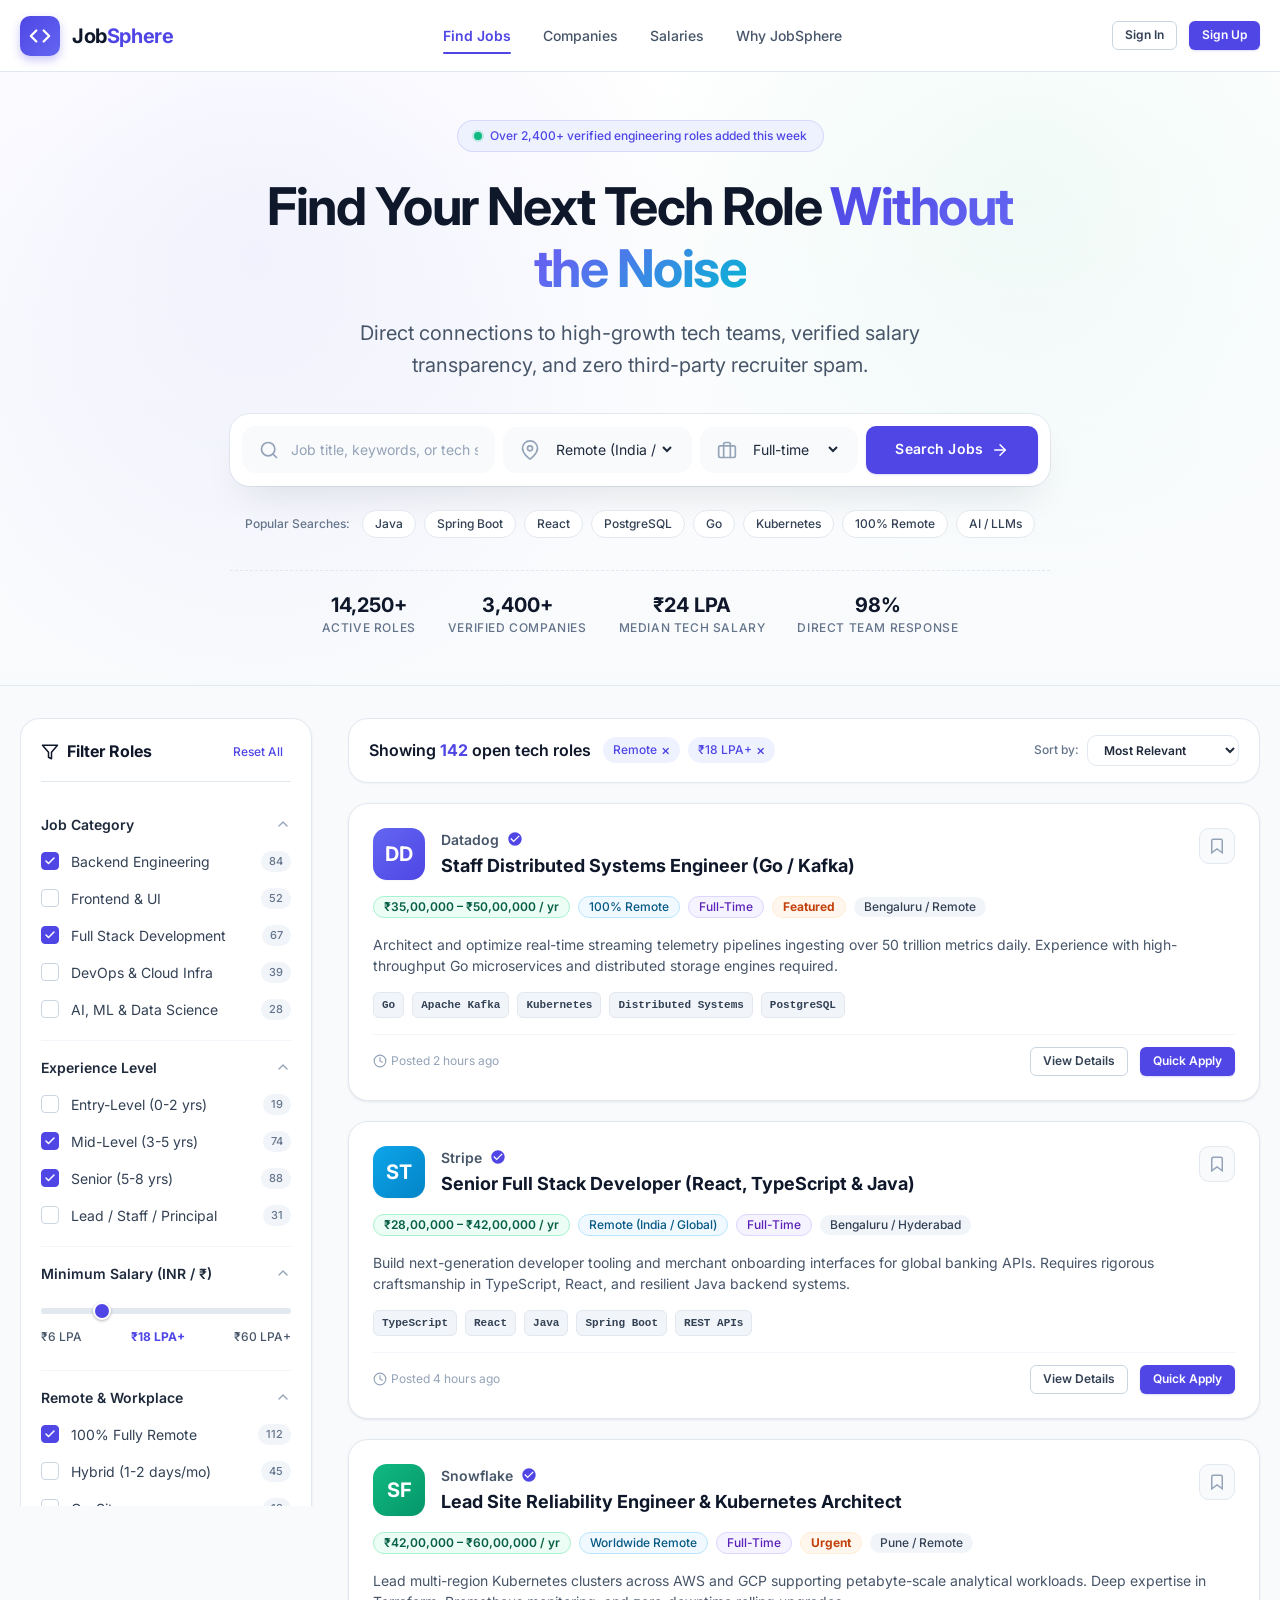
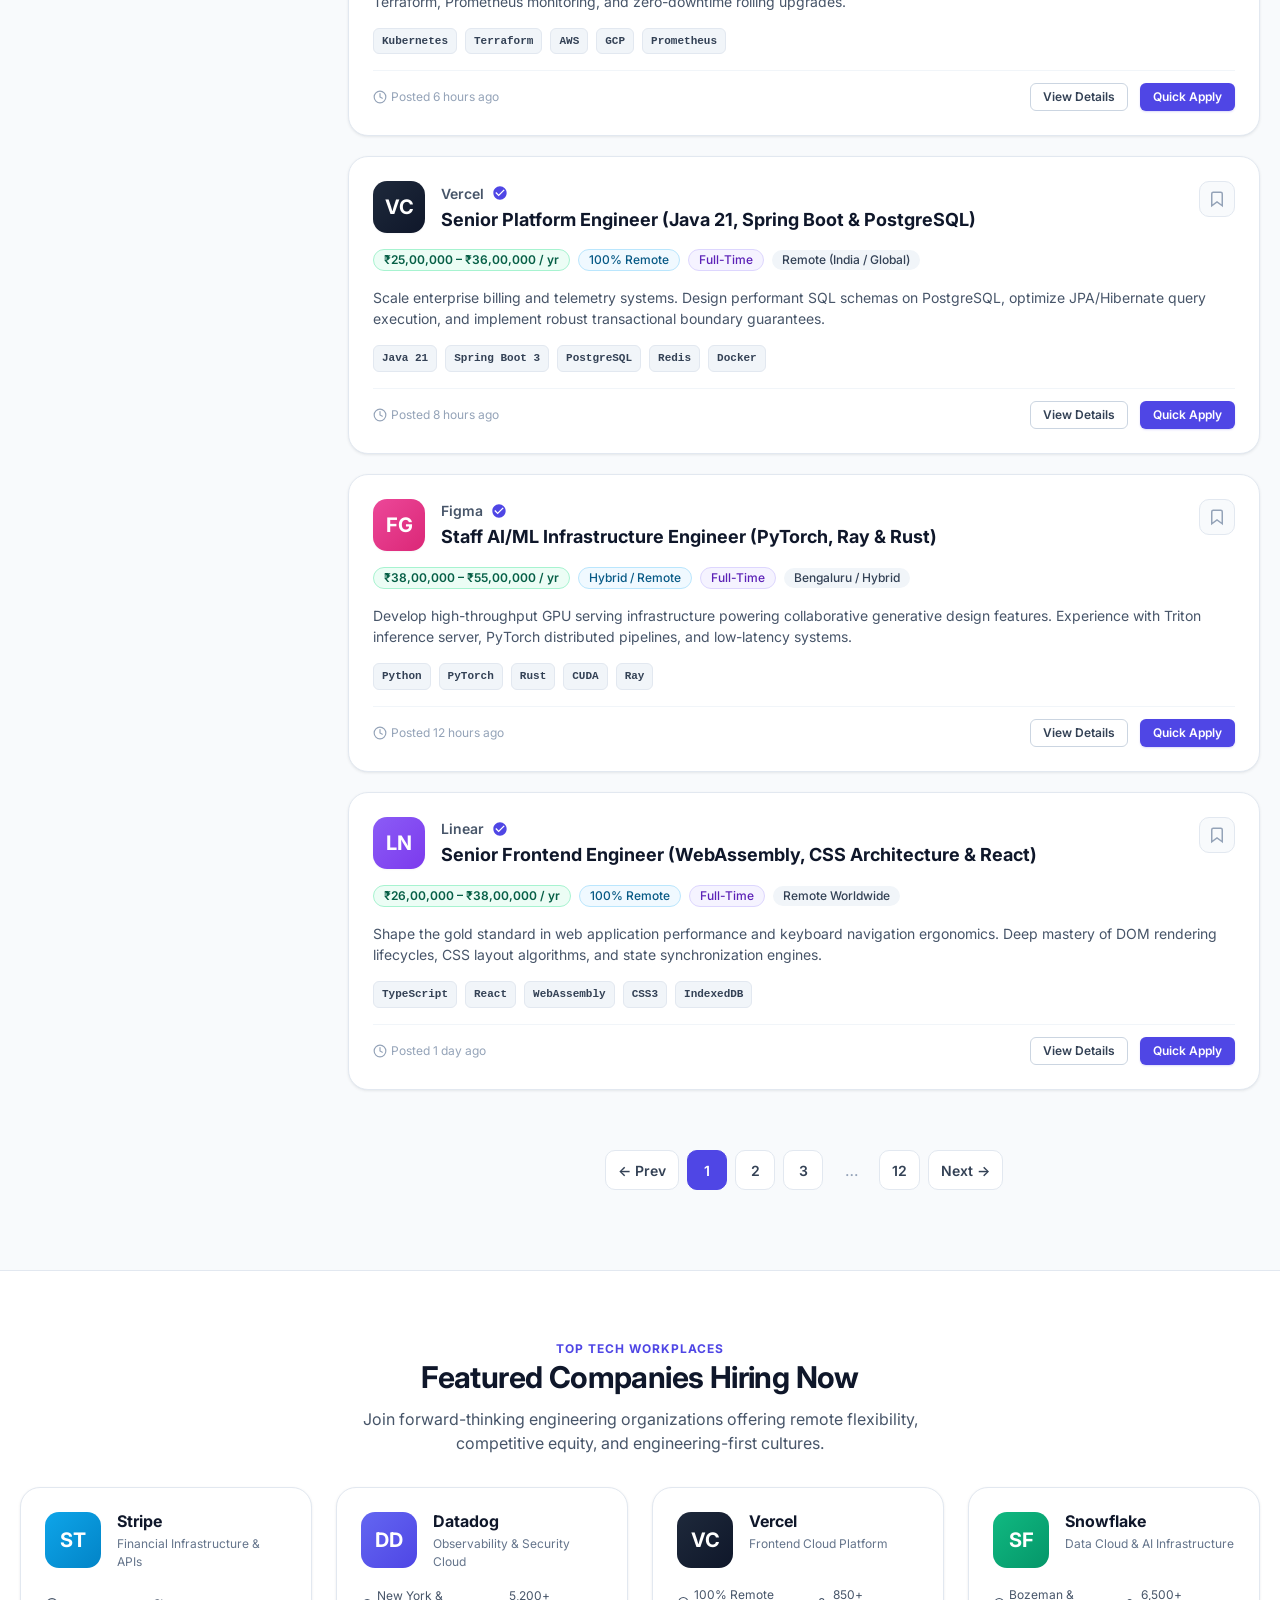
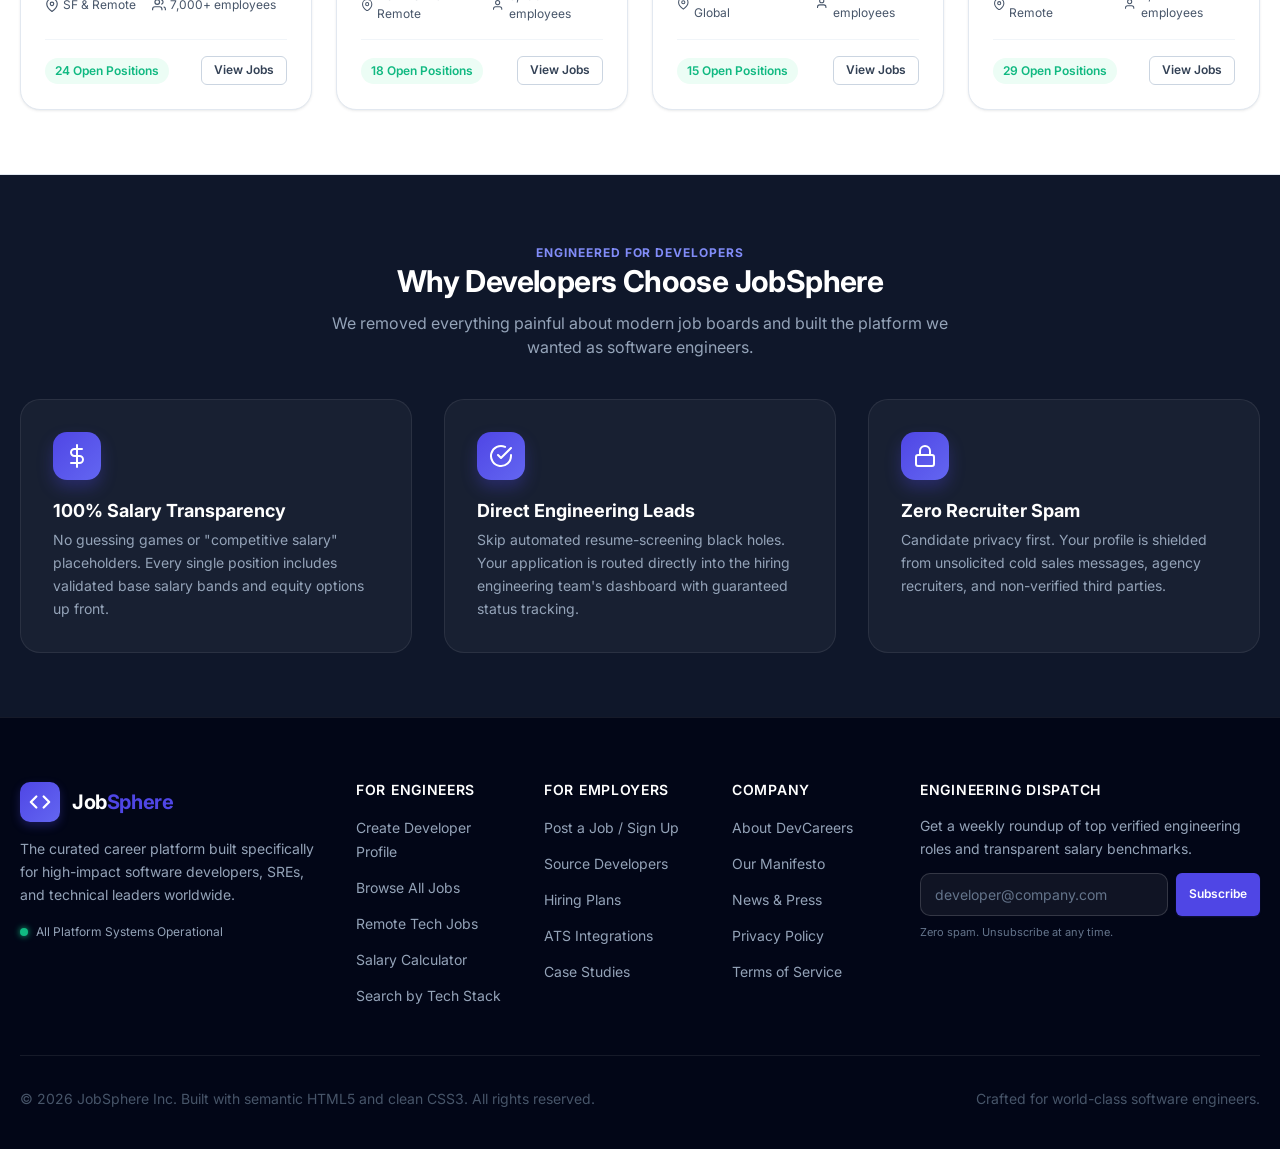
<file: index.html>
<!DOCTYPE html>
<html lang="en">
<head>
  <meta charset="UTF-8">
  <meta name="viewport" content="width=device-width, initial-scale=1.0">
  <meta name="description" content="JobSphere - Modern tech careers portal. Find verified engineering, design, and product roles at top companies with transparent salaries.">
  <title>JobSphere | Find Your Next Tech Role Without the Noise</title>

  <!-- Google Font: Inter -->
  <link rel="preconnect" href="https://fonts.googleapis.com">
  <link rel="preconnect" href="https://fonts.gstatic.com" crossorigin>
  <link href="https://fonts.googleapis.com/css2?family=Inter:wght@400;500;600;700&family=JetBrains+Mono:wght@500;600&display=swap" rel="stylesheet">

  <!-- Modular CSS Architecture -->
  <link rel="stylesheet" href="css/variables.css">
  <link rel="stylesheet" href="css/reset.css">
  <link rel="stylesheet" href="css/layout.css">
  <link rel="stylesheet" href="css/components.css">
  <link rel="stylesheet" href="css/responsive.css">
</head>
<body>

  <!-- ==========================================================================
       Site Header (Sticky Frosted Glass)
       ========================================================================== -->
  <header class="site-header">
    <input type="checkbox" id="nav-toggle" class="nav-toggle-input" aria-label="Toggle navigation menu">
    <div class="container header-inner">
      
      <!-- Brand Logo -->
      <a href="#" class="brand" aria-label="JobSphere Home">
        <div class="brand-icon-wrapper">
          <svg class="brand-icon" viewBox="0 0 24 24" fill="none" stroke="currentColor" stroke-width="2.5" stroke-linecap="round" stroke-linejoin="round">
            <polyline points="16 18 22 12 16 6"></polyline>
            <polyline points="8 6 2 12 8 18"></polyline>
          </svg>
        </div>
        <span class="brand-name">Job<span>Sphere</span></span>
      </a>

      <!-- Navigation Container (Desktop: contents / Mobile: dropdown drawer) -->
      <div class="nav-container">
        <!-- Navigation Links -->
        <nav class="nav-menu" aria-label="Main Navigation">
          <a href="#jobs" class="nav-link active">Find Jobs</a>
          <a href="#companies" class="nav-link">Companies</a>
          <a href="#salaries" class="nav-link">Salaries</a>
          <a href="#why-us" class="nav-link">Why JobSphere</a>
        </nav>

        <!-- Action Buttons -->
        <div class="nav-actions">
          <a href="login.html" class="btn btn-outline btn-sm">Sign In</a>
          <a href="signup.html" class="btn btn-primary btn-sm">Sign Up</a>
        </div>
      </div>

      <!-- Hamburger Button (Visible on Mobile) -->
      <label for="nav-toggle" class="nav-toggle-btn" aria-label="Open Navigation Menu">
        <svg width="24" height="24" viewBox="0 0 24 24" fill="none" stroke="currentColor" stroke-width="2" stroke-linecap="round" stroke-linejoin="round">
          <line x1="3" y1="12" x2="21" y2="12"></line>
          <line x1="3" y1="6" x2="21" y2="6"></line>
          <line x1="3" y1="18" x2="21" y2="18"></line>
        </svg>
      </label>

    </div>
  </header>

  <!-- ==========================================================================
       Hero & Advanced Search Section
       ========================================================================== -->
  <section class="hero-section">
    <div class="hero-background-pattern"></div>
    <div class="container hero-content">
      
      <!-- Live Badge Pill -->
      <div class="hero-badge-pill">
        <span class="pulse-dot"></span>
        <span>Over 2,400+ verified engineering roles added this week</span>
      </div>

      <!-- Main Headline -->
      <h1 class="hero-title">
        Find Your Next Tech Role <span class="text-gradient">Without the Noise</span>
      </h1>
      
      <p class="hero-subtitle">
        Direct connections to high-growth tech teams, verified salary transparency, and zero third-party recruiter spam.
      </p>

      <!-- Multi-input Search Box -->
      <div class="search-container-box">
        <form action="#search-results" method="GET" class="search-form-grid">
          
          <!-- Keyword Input -->
          <div class="search-input-group">
            <svg class="search-icon" viewBox="0 0 24 24" fill="none" stroke="currentColor" stroke-width="2" stroke-linecap="round" stroke-linejoin="round">
              <circle cx="11" cy="11" r="8"></circle>
              <line x1="21" y1="21" x2="16.65" y2="16.65"></line>
            </svg>
            <input type="text" name="keywords" class="search-field" placeholder="Job title, keywords, or tech stack..." aria-label="Search tech jobs">
          </div>

          <!-- Location Dropdown/Input -->
          <div class="search-input-group">
            <svg class="search-icon" viewBox="0 0 24 24" fill="none" stroke="currentColor" stroke-width="2" stroke-linecap="round" stroke-linejoin="round">
              <path d="M21 10c0 7-9 13-9 13s-9-6-9-13a9 9 0 0 1 18 0z"></path>
              <circle cx="12" cy="10" r="3"></circle>
            </svg>
            <select name="location" class="search-select" aria-label="Select preferred location">
              <option value="">Anywhere (India & Remote)</option>
              <option value="remote" selected>Remote (India / Global)</option>
              <option value="blr">Bengaluru, KA</option>
              <option value="hyd">Hyderabad, TS</option>
              <option value="pune">Pune, MH</option>
              <option value="delhi">Delhi NCR / Gurgaon</option>
              <option value="mumbai">Mumbai, MH</option>
              <option value="sf">San Francisco, CA</option>
              <option value="london">London, UK</option>
            </select>
          </div>

          <!-- Job Type Dropdown -->
          <div class="search-input-group">
            <svg class="search-icon" viewBox="0 0 24 24" fill="none" stroke="currentColor" stroke-width="2" stroke-linecap="round" stroke-linejoin="round">
              <rect x="2" y="7" width="20" height="14" rx="2" ry="2"></rect>
              <path d="M16 21V5a2 2 0 0 0-2-2h-4a2 2 0 0 0-2 2v16"></path>
            </svg>
            <select name="type" class="search-select" aria-label="Select employment type">
              <option value="">All Employment Types</option>
              <option value="fulltime" selected>Full-time</option>
              <option value="contract">Contract</option>
              <option value="parttime">Part-time</option>
              <option value="internship">Internship</option>
            </select>
          </div>

          <!-- Submit Button -->
          <button type="submit" class="btn btn-primary search-btn">
            <span>Search Jobs</span>
            <svg width="18" height="18" viewBox="0 0 24 24" fill="none" stroke="currentColor" stroke-width="2" stroke-linecap="round" stroke-linejoin="round">
              <line x1="5" y1="12" x2="19" y2="12"></line>
              <polyline points="12 5 19 12 12 19"></polyline>
            </svg>
          </button>

        </form>
      </div>

      <!-- Popular Tags / Chips -->
      <div class="search-chips-wrapper">
        <span class="chips-label">Popular Searches:</span>
        <a href="#tag-java" class="chip-tag">Java</a>
        <a href="#tag-spring" class="chip-tag">Spring Boot</a>
        <a href="#tag-react" class="chip-tag">React</a>
        <a href="#tag-postgres" class="chip-tag">PostgreSQL</a>
        <a href="#tag-go" class="chip-tag">Go</a>
        <a href="#tag-kubernetes" class="chip-tag">Kubernetes</a>
        <a href="#tag-remote" class="chip-tag">100% Remote</a>
        <a href="#tag-ai" class="chip-tag">AI / LLMs</a>
      </div>

      <!-- Stats Strip -->
      <div class="stats-strip">
        <div class="stat-item">
          <div class="stat-value">14,250+</div>
          <div class="stat-label">Active Roles</div>
        </div>
        <div class="stat-item">
          <div class="stat-value">3,400+</div>
          <div class="stat-label">Verified Companies</div>
        </div>
        <div class="stat-item">
          <div class="stat-value">₹24 LPA</div>
          <div class="stat-label">Median Tech Salary</div>
        </div>
        <div class="stat-item">
          <div class="stat-value">98%</div>
          <div class="stat-label">Direct Team Response</div>
        </div>
      </div>

    </div>
  </section>

  <!-- ==========================================================================
       Main Content Area (Two-Column Layout: Filters + Feed)
       ========================================================================== -->
  <main class="main-content" id="jobs">
    <div class="container">
      <div class="portal-layout">

        <!-- ====================================================================
             Left Sidebar (Advanced Filters)
             ==================================================================== -->
        <aside class="portal-sidebar" aria-label="Job Search Filters">
          <div class="filter-card">
            
            <div class="filter-card-header">
              <h2 class="filter-title">
                <svg width="18" height="18" viewBox="0 0 24 24" fill="none" stroke="currentColor" stroke-width="2" stroke-linecap="round" stroke-linejoin="round">
                  <polygon points="22 3 2 3 10 12.46 10 19 14 21 14 12.46 22 3"></polygon>
                </svg>
                Filter Roles
              </h2>
              <button type="reset" class="filter-reset-btn">Reset All</button>
            </div>

            <!-- Filter Group: Job Category -->
            <details class="filter-group" open>
              <summary class="filter-group-header">
                <span class="filter-group-title">Job Category</span>
                <svg class="filter-chevron" viewBox="0 0 24 24" fill="none" stroke="currentColor" stroke-width="2" stroke-linecap="round" stroke-linejoin="round">
                  <polyline points="6 9 12 15 18 9"></polyline>
                </svg>
              </summary>
              <div class="filter-options-list">
                
                <label class="checkbox-item">
                  <span class="checkbox-label-wrap">
                    <input type="checkbox" name="cat" value="backend" class="checkbox-native" checked>
                    <span class="checkbox-box">
                      <svg class="checkbox-icon" viewBox="0 0 24 24" fill="none" stroke="currentColor" stroke-width="3" stroke-linecap="round" stroke-linejoin="round">
                        <polyline points="20 6 9 17 4 12"></polyline>
                      </svg>
                    </span>
                    Backend Engineering
                  </span>
                  <span class="filter-count-badge">84</span>
                </label>

                <label class="checkbox-item">
                  <span class="checkbox-label-wrap">
                    <input type="checkbox" name="cat" value="frontend" class="checkbox-native">
                    <span class="checkbox-box">
                      <svg class="checkbox-icon" viewBox="0 0 24 24" fill="none" stroke="currentColor" stroke-width="3" stroke-linecap="round" stroke-linejoin="round">
                        <polyline points="20 6 9 17 4 12"></polyline>
                      </svg>
                    </span>
                    Frontend & UI
                  </span>
                  <span class="filter-count-badge">52</span>
                </label>

                <label class="checkbox-item">
                  <span class="checkbox-label-wrap">
                    <input type="checkbox" name="cat" value="fullstack" class="checkbox-native" checked>
                    <span class="checkbox-box">
                      <svg class="checkbox-icon" viewBox="0 0 24 24" fill="none" stroke="currentColor" stroke-width="3" stroke-linecap="round" stroke-linejoin="round">
                        <polyline points="20 6 9 17 4 12"></polyline>
                      </svg>
                    </span>
                    Full Stack Development
                  </span>
                  <span class="filter-count-badge">67</span>
                </label>

                <label class="checkbox-item">
                  <span class="checkbox-label-wrap">
                    <input type="checkbox" name="cat" value="devops" class="checkbox-native">
                    <span class="checkbox-box">
                      <svg class="checkbox-icon" viewBox="0 0 24 24" fill="none" stroke="currentColor" stroke-width="3" stroke-linecap="round" stroke-linejoin="round">
                        <polyline points="20 6 9 17 4 12"></polyline>
                      </svg>
                    </span>
                    DevOps & Cloud Infra
                  </span>
                  <span class="filter-count-badge">39</span>
                </label>

                <label class="checkbox-item">
                  <span class="checkbox-label-wrap">
                    <input type="checkbox" name="cat" value="aiml" class="checkbox-native">
                    <span class="checkbox-box">
                      <svg class="checkbox-icon" viewBox="0 0 24 24" fill="none" stroke="currentColor" stroke-width="3" stroke-linecap="round" stroke-linejoin="round">
                        <polyline points="20 6 9 17 4 12"></polyline>
                      </svg>
                    </span>
                    AI, ML & Data Science
                  </span>
                  <span class="filter-count-badge">28</span>
                </label>

              </div>
            </details>

            <!-- Filter Group: Experience Level -->
            <details class="filter-group" open>
              <summary class="filter-group-header">
                <span class="filter-group-title">Experience Level</span>
                <svg class="filter-chevron" viewBox="0 0 24 24" fill="none" stroke="currentColor" stroke-width="2" stroke-linecap="round" stroke-linejoin="round">
                  <polyline points="6 9 12 15 18 9"></polyline>
                </svg>
              </summary>
              <div class="filter-options-list">
                
                <label class="checkbox-item">
                  <span class="checkbox-label-wrap">
                    <input type="checkbox" name="exp" value="entry" class="checkbox-native">
                    <span class="checkbox-box">
                      <svg class="checkbox-icon" viewBox="0 0 24 24" fill="none" stroke="currentColor" stroke-width="3" stroke-linecap="round" stroke-linejoin="round">
                        <polyline points="20 6 9 17 4 12"></polyline>
                      </svg>
                    </span>
                    Entry-Level (0-2 yrs)
                  </span>
                  <span class="filter-count-badge">19</span>
                </label>

                <label class="checkbox-item">
                  <span class="checkbox-label-wrap">
                    <input type="checkbox" name="exp" value="mid" class="checkbox-native" checked>
                    <span class="checkbox-box">
                      <svg class="checkbox-icon" viewBox="0 0 24 24" fill="none" stroke="currentColor" stroke-width="3" stroke-linecap="round" stroke-linejoin="round">
                        <polyline points="20 6 9 17 4 12"></polyline>
                      </svg>
                    </span>
                    Mid-Level (3-5 yrs)
                  </span>
                  <span class="filter-count-badge">74</span>
                </label>

                <label class="checkbox-item">
                  <span class="checkbox-label-wrap">
                    <input type="checkbox" name="exp" value="senior" class="checkbox-native" checked>
                    <span class="checkbox-box">
                      <svg class="checkbox-icon" viewBox="0 0 24 24" fill="none" stroke="currentColor" stroke-width="3" stroke-linecap="round" stroke-linejoin="round">
                        <polyline points="20 6 9 17 4 12"></polyline>
                      </svg>
                    </span>
                    Senior (5-8 yrs)
                  </span>
                  <span class="filter-count-badge">88</span>
                </label>

                <label class="checkbox-item">
                  <span class="checkbox-label-wrap">
                    <input type="checkbox" name="exp" value="lead" class="checkbox-native">
                    <span class="checkbox-box">
                      <svg class="checkbox-icon" viewBox="0 0 24 24" fill="none" stroke="currentColor" stroke-width="3" stroke-linecap="round" stroke-linejoin="round">
                        <polyline points="20 6 9 17 4 12"></polyline>
                      </svg>
                    </span>
                    Lead / Staff / Principal
                  </span>
                  <span class="filter-count-badge">31</span>
                </label>

              </div>
            </details>

            <!-- Filter Group: Minimum Salary Range -->
            <details class="filter-group" open>
              <summary class="filter-group-header">
                <span class="filter-group-title">Minimum Salary (INR / ₹)</span>
                <svg class="filter-chevron" viewBox="0 0 24 24" fill="none" stroke="currentColor" stroke-width="2" stroke-linecap="round" stroke-linejoin="round">
                  <polyline points="6 9 12 15 18 9"></polyline>
                </svg>
              </summary>
              <div class="range-slider-wrapper">
                <input type="range" class="range-slider" min="6" max="60" value="18" step="2" aria-label="Filter minimum salary in Lakhs per annum">
                <div class="range-labels">
                  <span>₹6 LPA</span>
                  <strong style="color: var(--color-primary);">₹18 LPA+</strong>
                  <span>₹60 LPA+</span>
                </div>
              </div>
            </details>

            <!-- Filter Group: Remote Policy -->
            <details class="filter-group" open>
              <summary class="filter-group-header">
                <span class="filter-group-title">Remote & Workplace</span>
                <svg class="filter-chevron" viewBox="0 0 24 24" fill="none" stroke="currentColor" stroke-width="2" stroke-linecap="round" stroke-linejoin="round">
                  <polyline points="6 9 12 15 18 9"></polyline>
                </svg>
              </summary>
              <div class="filter-options-list">
                
                <label class="checkbox-item">
                  <span class="checkbox-label-wrap">
                    <input type="checkbox" name="workplace" value="remote" class="checkbox-native" checked>
                    <span class="checkbox-box">
                      <svg class="checkbox-icon" viewBox="0 0 24 24" fill="none" stroke="currentColor" stroke-width="3" stroke-linecap="round" stroke-linejoin="round">
                        <polyline points="20 6 9 17 4 12"></polyline>
                      </svg>
                    </span>
                    100% Fully Remote
                  </span>
                  <span class="filter-count-badge">112</span>
                </label>

                <label class="checkbox-item">
                  <span class="checkbox-label-wrap">
                    <input type="checkbox" name="workplace" value="hybrid" class="checkbox-native">
                    <span class="checkbox-box">
                      <svg class="checkbox-icon" viewBox="0 0 24 24" fill="none" stroke="currentColor" stroke-width="3" stroke-linecap="round" stroke-linejoin="round">
                        <polyline points="20 6 9 17 4 12"></polyline>
                      </svg>
                    </span>
                    Hybrid (1-2 days/mo)
                  </span>
                  <span class="filter-count-badge">45</span>
                </label>

                <label class="checkbox-item">
                  <span class="checkbox-label-wrap">
                    <input type="checkbox" name="workplace" value="onsite" class="checkbox-native">
                    <span class="checkbox-box">
                      <svg class="checkbox-icon" viewBox="0 0 24 24" fill="none" stroke="currentColor" stroke-width="3" stroke-linecap="round" stroke-linejoin="round">
                        <polyline points="20 6 9 17 4 12"></polyline>
                      </svg>
                    </span>
                    On-Site
                  </span>
                  <span class="filter-count-badge">18</span>
                </label>

              </div>
            </details>

            <!-- Filter Group: Employment Type -->
            <details class="filter-group">
              <summary class="filter-group-header">
                <span class="filter-group-title">Employment Type</span>
                <svg class="filter-chevron" viewBox="0 0 24 24" fill="none" stroke="currentColor" stroke-width="2" stroke-linecap="round" stroke-linejoin="round">
                  <polyline points="6 9 12 15 18 9"></polyline>
                </svg>
              </summary>
              <div class="filter-options-list">
                
                <label class="checkbox-item">
                  <span class="checkbox-label-wrap">
                    <input type="checkbox" name="emp" value="ft" class="checkbox-native" checked>
                    <span class="checkbox-box">
                      <svg class="checkbox-icon" viewBox="0 0 24 24" fill="none" stroke="currentColor" stroke-width="3" stroke-linecap="round" stroke-linejoin="round">
                        <polyline points="20 6 9 17 4 12"></polyline>
                      </svg>
                    </span>
                    Full-time Permanent
                  </span>
                  <span class="filter-count-badge">134</span>
                </label>

                <label class="checkbox-item">
                  <span class="checkbox-label-wrap">
                    <input type="checkbox" name="emp" value="contract" class="checkbox-native">
                    <span class="checkbox-box">
                      <svg class="checkbox-icon" viewBox="0 0 24 24" fill="none" stroke="currentColor" stroke-width="3" stroke-linecap="round" stroke-linejoin="round">
                        <polyline points="20 6 9 17 4 12"></polyline>
                      </svg>
                    </span>
                    Contract / Freelance
                  </span>
                  <span class="filter-count-badge">24</span>
                </label>

              </div>
            </details>

            <div style="margin-top: var(--space-6);">
              <button class="btn btn-primary btn-full">Update Filters</button>
            </div>

          </div>
        </aside>

        <!-- ====================================================================
             Right Column (Job Feed / Listings)
             ==================================================================== -->
        <section class="portal-feed" id="search-results" aria-label="Job Openings Feed">
          
          <!-- Feed Header: Match Count, Active Filter Pills, Sort Dropdown -->
          <div class="feed-header-card">
            
            <div class="results-info">
              <h2 class="results-count">Showing <strong>142</strong> open tech roles</h2>
              
              <div class="active-pill-tags">
                <span class="active-tag">
                  Remote
                  <button type="button" class="active-tag-remove" aria-label="Remove filter">&times;</button>
                </span>
                <span class="active-tag">
                  ₹18 LPA+
                  <button type="button" class="active-tag-remove" aria-label="Remove filter">&times;</button>
                </span>
              </div>
            </div>

            <!-- Sort By Select -->
            <div class="sort-container">
              <label for="feed-sort" class="sort-label">Sort by:</label>
              <select id="feed-sort" class="sort-select-box">
                <option value="relevant" selected>Most Relevant</option>
                <option value="newest">Newest First</option>
                <option value="salary">Highest Salary</option>
                <option value="applicants">Fewest Applicants</option>
              </select>
            </div>

          </div>

          <!-- ================================================================
               Job Card 1: Staff Backend Go Engineer (Datadog)
               ================================================================ -->
          <article class="job-card">
            <div class="job-card-header">
              <div class="job-company-details">
                <div class="company-avatar" style="background: linear-gradient(135deg, #6366f1, #4f46e5);">
                  DD
                </div>
                <div class="company-meta-block">
                  <div class="company-name-row">
                    <span class="company-title">Datadog</span>
                    <svg class="verified-icon" viewBox="0 0 24 24" fill="currentColor">
                      <path d="M12 2C6.48 2 2 6.48 2 12s4.48 10 10 10 10-4.48 10-10S17.52 2 12 2zm-2 15l-5-5 1.41-1.41L10 14.17l7.59-7.59L19 8l-9 9z"/>
                    </svg>
                  </div>
                  <h3 class="job-title-link">
                    <a href="#job-datadog">Staff Distributed Systems Engineer (Go / Kafka)</a>
                  </h3>
                </div>
              </div>

              <!-- Pure CSS Bookmark Toggle -->
              <div class="bookmark-wrapper">
                <input type="checkbox" id="save-job-1" class="bookmark-native" aria-label="Save this job">
                <label for="save-job-1" class="bookmark-btn" title="Save Job">
                  <svg class="bookmark-icon" viewBox="0 0 24 24">
                    <path d="M19 21l-7-5-7 5V5a2 2 0 0 1 2-2h10a2 2 0 0 1 2 2z"></path>
                  </svg>
                </label>
              </div>
            </div>

            <!-- Badges Row -->
            <div class="job-badges-row">
              <span class="badge badge-salary">₹35,00,000 – ₹50,00,000 / yr</span>
              <span class="badge badge-remote">100% Remote</span>
              <span class="badge badge-type">Full-Time</span>
              <span class="badge badge-featured">Featured</span>
              <span class="badge badge-location">Bengaluru / Remote</span>
            </div>

            <p class="job-snippet">
              Architect and optimize real-time streaming telemetry pipelines ingesting over 50 trillion metrics daily. Experience with high-throughput Go microservices and distributed storage engines required.
            </p>

            <!-- Skills Row -->
            <div class="card-skills-row">
              <span class="skill-tag">Go</span>
              <span class="skill-tag">Apache Kafka</span>
              <span class="skill-tag">Kubernetes</span>
              <span class="skill-tag">Distributed Systems</span>
              <span class="skill-tag">PostgreSQL</span>
            </div>

            <!-- Card Action Footer -->
            <div class="job-card-footer">
              <span class="posted-timestamp">
                <svg class="time-icon" viewBox="0 0 24 24" fill="none" stroke="currentColor" stroke-width="2" stroke-linecap="round" stroke-linejoin="round">
                  <circle cx="12" cy="12" r="10"></circle>
                  <polyline points="12 6 12 12 16 14"></polyline>
                </svg>
                Posted 2 hours ago
              </span>

              <div class="card-action-btns">
                <a href="#view-job-1" class="btn btn-outline btn-sm">View Details</a>
                <a href="#apply-job-1" class="btn btn-primary btn-sm">Quick Apply</a>
              </div>
            </div>
          </article>

          <!-- ================================================================
               Job Card 2: Senior Full Stack Engineer (Stripe)
               ================================================================ -->
          <article class="job-card">
            <div class="job-card-header">
              <div class="job-company-details">
                <div class="company-avatar" style="background: linear-gradient(135deg, #0ea5e9, #0284c7);">
                  ST
                </div>
                <div class="company-meta-block">
                  <div class="company-name-row">
                    <span class="company-title">Stripe</span>
                    <svg class="verified-icon" viewBox="0 0 24 24" fill="currentColor">
                      <path d="M12 2C6.48 2 2 6.48 2 12s4.48 10 10 10 10-4.48 10-10S17.52 2 12 2zm-2 15l-5-5 1.41-1.41L10 14.17l7.59-7.59L19 8l-9 9z"/>
                    </svg>
                  </div>
                  <h3 class="job-title-link">
                    <a href="#job-stripe">Senior Full Stack Developer (React, TypeScript & Java)</a>
                  </h3>
                </div>
              </div>

              <div class="bookmark-wrapper">
                <input type="checkbox" id="save-job-2" class="bookmark-native" aria-label="Save this job">
                <label for="save-job-2" class="bookmark-btn" title="Save Job">
                  <svg class="bookmark-icon" viewBox="0 0 24 24">
                    <path d="M19 21l-7-5-7 5V5a2 2 0 0 1 2-2h10a2 2 0 0 1 2 2z"></path>
                  </svg>
                </label>
              </div>
            </div>

            <div class="job-badges-row">
              <span class="badge badge-salary">₹28,00,000 – ₹42,00,000 / yr</span>
              <span class="badge badge-remote">Remote (India / Global)</span>
              <span class="badge badge-type">Full-Time</span>
              <span class="badge badge-location">Bengaluru / Hyderabad</span>
            </div>

            <p class="job-snippet">
              Build next-generation developer tooling and merchant onboarding interfaces for global banking APIs. Requires rigorous craftsmanship in TypeScript, React, and resilient Java backend systems.
            </p>

            <div class="card-skills-row">
              <span class="skill-tag">TypeScript</span>
              <span class="skill-tag">React</span>
              <span class="skill-tag">Java</span>
              <span class="skill-tag">Spring Boot</span>
              <span class="skill-tag">REST APIs</span>
            </div>

            <div class="job-card-footer">
              <span class="posted-timestamp">
                <svg class="time-icon" viewBox="0 0 24 24" fill="none" stroke="currentColor" stroke-width="2" stroke-linecap="round" stroke-linejoin="round">
                  <circle cx="12" cy="12" r="10"></circle>
                  <polyline points="12 6 12 12 16 14"></polyline>
                </svg>
                Posted 4 hours ago
              </span>

              <div class="card-action-btns">
                <a href="#view-job-2" class="btn btn-outline btn-sm">View Details</a>
                <a href="#apply-job-2" class="btn btn-primary btn-sm">Quick Apply</a>
              </div>
            </div>
          </article>

          <!-- ================================================================
               Job Card 3: Lead Cloud & SRE Architect (Snowflake)
               ================================================================ -->
          <article class="job-card">
            <div class="job-card-header">
              <div class="job-company-details">
                <div class="company-avatar" style="background: linear-gradient(135deg, #10b981, #059669);">
                  SF
                </div>
                <div class="company-meta-block">
                  <div class="company-name-row">
                    <span class="company-title">Snowflake</span>
                    <svg class="verified-icon" viewBox="0 0 24 24" fill="currentColor">
                      <path d="M12 2C6.48 2 2 6.48 2 12s4.48 10 10 10 10-4.48 10-10S17.52 2 12 2zm-2 15l-5-5 1.41-1.41L10 14.17l7.59-7.59L19 8l-9 9z"/>
                    </svg>
                  </div>
                  <h3 class="job-title-link">
                    <a href="#job-snowflake">Lead Site Reliability Engineer & Kubernetes Architect</a>
                  </h3>
                </div>
              </div>

              <div class="bookmark-wrapper">
                <input type="checkbox" id="save-job-3" class="bookmark-native" aria-label="Save this job">
                <label for="save-job-3" class="bookmark-btn" title="Save Job">
                  <svg class="bookmark-icon" viewBox="0 0 24 24">
                    <path d="M19 21l-7-5-7 5V5a2 2 0 0 1 2-2h10a2 2 0 0 1 2 2z"></path>
                  </svg>
                </label>
              </div>
            </div>

            <div class="job-badges-row">
              <span class="badge badge-salary">₹42,00,000 – ₹60,00,000 / yr</span>
              <span class="badge badge-remote">Worldwide Remote</span>
              <span class="badge badge-type">Full-Time</span>
              <span class="badge badge-featured">Urgent</span>
              <span class="badge badge-location">Pune / Remote</span>
            </div>

            <p class="job-snippet">
              Lead multi-region Kubernetes clusters across AWS and GCP supporting petabyte-scale analytical workloads. Deep expertise in Terraform, Prometheus monitoring, and zero-downtime rolling upgrades.
            </p>

            <div class="card-skills-row">
              <span class="skill-tag">Kubernetes</span>
              <span class="skill-tag">Terraform</span>
              <span class="skill-tag">AWS</span>
              <span class="skill-tag">GCP</span>
              <span class="skill-tag">Prometheus</span>
            </div>

            <div class="job-card-footer">
              <span class="posted-timestamp">
                <svg class="time-icon" viewBox="0 0 24 24" fill="none" stroke="currentColor" stroke-width="2" stroke-linecap="round" stroke-linejoin="round">
                  <circle cx="12" cy="12" r="10"></circle>
                  <polyline points="12 6 12 12 16 14"></polyline>
                </svg>
                Posted 6 hours ago
              </span>

              <div class="card-action-btns">
                <a href="#view-job-3" class="btn btn-outline btn-sm">View Details</a>
                <a href="#apply-job-3" class="btn btn-primary btn-sm">Quick Apply</a>
              </div>
            </div>
          </article>

          <!-- ================================================================
               Job Card 4: Senior Backend Java / Spring Engineer (Vercel)
               ================================================================ -->
          <article class="job-card">
            <div class="job-card-header">
              <div class="job-company-details">
                <div class="company-avatar" style="background: linear-gradient(135deg, #1e293b, #0f172a);">
                  VC
                </div>
                <div class="company-meta-block">
                  <div class="company-name-row">
                    <span class="company-title">Vercel</span>
                    <svg class="verified-icon" viewBox="0 0 24 24" fill="currentColor">
                      <path d="M12 2C6.48 2 2 6.48 2 12s4.48 10 10 10 10-4.48 10-10S17.52 2 12 2zm-2 15l-5-5 1.41-1.41L10 14.17l7.59-7.59L19 8l-9 9z"/>
                    </svg>
                  </div>
                  <h3 class="job-title-link">
                    <a href="#job-vercel">Senior Platform Engineer (Java 21, Spring Boot & PostgreSQL)</a>
                  </h3>
                </div>
              </div>

              <div class="bookmark-wrapper">
                <input type="checkbox" id="save-job-4" class="bookmark-native" aria-label="Save this job">
                <label for="save-job-4" class="bookmark-btn" title="Save Job">
                  <svg class="bookmark-icon" viewBox="0 0 24 24">
                    <path d="M19 21l-7-5-7 5V5a2 2 0 0 1 2-2h10a2 2 0 0 1 2 2z"></path>
                  </svg>
                </label>
              </div>
            </div>

            <div class="job-badges-row">
              <span class="badge badge-salary">₹25,00,000 – ₹36,00,000 / yr</span>
              <span class="badge badge-remote">100% Remote</span>
              <span class="badge badge-type">Full-Time</span>
              <span class="badge badge-location">Remote (India / Global)</span>
            </div>

            <p class="job-snippet">
              Scale enterprise billing and telemetry systems. Design performant SQL schemas on PostgreSQL, optimize JPA/Hibernate query execution, and implement robust transactional boundary guarantees.
            </p>

            <div class="card-skills-row">
              <span class="skill-tag">Java 21</span>
              <span class="skill-tag">Spring Boot 3</span>
              <span class="skill-tag">PostgreSQL</span>
              <span class="skill-tag">Redis</span>
              <span class="skill-tag">Docker</span>
            </div>

            <div class="job-card-footer">
              <span class="posted-timestamp">
                <svg class="time-icon" viewBox="0 0 24 24" fill="none" stroke="currentColor" stroke-width="2" stroke-linecap="round" stroke-linejoin="round">
                  <circle cx="12" cy="12" r="10"></circle>
                  <polyline points="12 6 12 12 16 14"></polyline>
                </svg>
                Posted 8 hours ago
              </span>

              <div class="card-action-btns">
                <a href="#view-job-4" class="btn btn-outline btn-sm">View Details</a>
                <a href="#apply-job-4" class="btn btn-primary btn-sm">Quick Apply</a>
              </div>
            </div>
          </article>

          <!-- ================================================================
               Job Card 5: Machine Learning Platform Engineer (Figma)
               ================================================================ -->
          <article class="job-card">
            <div class="job-card-header">
              <div class="job-company-details">
                <div class="company-avatar" style="background: linear-gradient(135deg, #ec4899, #db2777);">
                  FG
                </div>
                <div class="company-meta-block">
                  <div class="company-name-row">
                    <span class="company-title">Figma</span>
                    <svg class="verified-icon" viewBox="0 0 24 24" fill="currentColor">
                      <path d="M12 2C6.48 2 2 6.48 2 12s4.48 10 10 10 10-4.48 10-10S17.52 2 12 2zm-2 15l-5-5 1.41-1.41L10 14.17l7.59-7.59L19 8l-9 9z"/>
                    </svg>
                  </div>
                  <h3 class="job-title-link">
                    <a href="#job-figma">Staff AI/ML Infrastructure Engineer (PyTorch, Ray & Rust)</a>
                  </h3>
                </div>
              </div>

              <div class="bookmark-wrapper">
                <input type="checkbox" id="save-job-5" class="bookmark-native" aria-label="Save this job">
                <label for="save-job-5" class="bookmark-btn" title="Save Job">
                  <svg class="bookmark-icon" viewBox="0 0 24 24">
                    <path d="M19 21l-7-5-7 5V5a2 2 0 0 1 2-2h10a2 2 0 0 1 2 2z"></path>
                  </svg>
                </label>
              </div>
            </div>

            <div class="job-badges-row">
              <span class="badge badge-salary">₹38,00,000 – ₹55,00,000 / yr</span>
              <span class="badge badge-remote">Hybrid / Remote</span>
              <span class="badge badge-type">Full-Time</span>
              <span class="badge badge-location">Bengaluru / Hybrid</span>
            </div>

            <p class="job-snippet">
              Develop high-throughput GPU serving infrastructure powering collaborative generative design features. Experience with Triton inference server, PyTorch distributed pipelines, and low-latency systems.
            </p>

            <div class="card-skills-row">
              <span class="skill-tag">Python</span>
              <span class="skill-tag">PyTorch</span>
              <span class="skill-tag">Rust</span>
              <span class="skill-tag">CUDA</span>
              <span class="skill-tag">Ray</span>
            </div>

            <div class="job-card-footer">
              <span class="posted-timestamp">
                <svg class="time-icon" viewBox="0 0 24 24" fill="none" stroke="currentColor" stroke-width="2" stroke-linecap="round" stroke-linejoin="round">
                  <circle cx="12" cy="12" r="10"></circle>
                  <polyline points="12 6 12 12 16 14"></polyline>
                </svg>
                Posted 12 hours ago
              </span>

              <div class="card-action-btns">
                <a href="#view-job-5" class="btn btn-outline btn-sm">View Details</a>
                <a href="#apply-job-5" class="btn btn-primary btn-sm">Quick Apply</a>
              </div>
            </div>
          </article>

          <!-- ================================================================
               Job Card 6: Senior Frontend Architect (Linear)
               ================================================================ -->
          <article class="job-card">
            <div class="job-card-header">
              <div class="job-company-details">
                <div class="company-avatar" style="background: linear-gradient(135deg, #8b5cf6, #7c3aed);">
                  LN
                </div>
                <div class="company-meta-block">
                  <div class="company-name-row">
                    <span class="company-title">Linear</span>
                    <svg class="verified-icon" viewBox="0 0 24 24" fill="currentColor">
                      <path d="M12 2C6.48 2 2 6.48 2 12s4.48 10 10 10 10-4.48 10-10S17.52 2 12 2zm-2 15l-5-5 1.41-1.41L10 14.17l7.59-7.59L19 8l-9 9z"/>
                    </svg>
                  </div>
                  <h3 class="job-title-link">
                    <a href="#job-linear">Senior Frontend Engineer (WebAssembly, CSS Architecture & React)</a>
                  </h3>
                </div>
              </div>

              <div class="bookmark-wrapper">
                <input type="checkbox" id="save-job-6" class="bookmark-native" aria-label="Save this job">
                <label for="save-job-6" class="bookmark-btn" title="Save Job">
                  <svg class="bookmark-icon" viewBox="0 0 24 24">
                    <path d="M19 21l-7-5-7 5V5a2 2 0 0 1 2-2h10a2 2 0 0 1 2 2z"></path>
                  </svg>
                </label>
              </div>
            </div>

            <div class="job-badges-row">
              <span class="badge badge-salary">₹26,00,000 – ₹38,00,000 / yr</span>
              <span class="badge badge-remote">100% Remote</span>
              <span class="badge badge-type">Full-Time</span>
              <span class="badge badge-location">Remote Worldwide</span>
            </div>

            <p class="job-snippet">
              Shape the gold standard in web application performance and keyboard navigation ergonomics. Deep mastery of DOM rendering lifecycles, CSS layout algorithms, and state synchronization engines.
            </p>

            <div class="card-skills-row">
              <span class="skill-tag">TypeScript</span>
              <span class="skill-tag">React</span>
              <span class="skill-tag">WebAssembly</span>
              <span class="skill-tag">CSS3</span>
              <span class="skill-tag">IndexedDB</span>
            </div>

            <div class="job-card-footer">
              <span class="posted-timestamp">
                <svg class="time-icon" viewBox="0 0 24 24" fill="none" stroke="currentColor" stroke-width="2" stroke-linecap="round" stroke-linejoin="round">
                  <circle cx="12" cy="12" r="10"></circle>
                  <polyline points="12 6 12 12 16 14"></polyline>
                </svg>
                Posted 1 day ago
              </span>

              <div class="card-action-btns">
                <a href="#view-job-6" class="btn btn-outline btn-sm">View Details</a>
                <a href="#apply-job-6" class="btn btn-primary btn-sm">Quick Apply</a>
              </div>
            </div>
          </article>

          <!-- ================================================================
               Pagination Component
               ================================================================ -->
          <nav class="pagination-wrapper" aria-label="Job listings pages">
            <a href="#prev" class="page-btn" aria-label="Previous page">&larr; Prev</a>
            <a href="#page-1" class="page-btn active" aria-current="page">1</a>
            <a href="#page-2" class="page-btn">2</a>
            <a href="#page-3" class="page-btn">3</a>
            <span class="page-ellipsis">&hellip;</span>
            <a href="#page-12" class="page-btn">12</a>
            <a href="#next" class="page-btn" aria-label="Next page">Next &rarr;</a>
          </nav>

        </section>

      </div>
    </div>
  </main>

  <!-- ==========================================================================
       Featured Companies Section
       ========================================================================== -->
  <section class="featured-companies-section" id="companies">
    <div class="container">
      
      <div class="section-header-centered">
        <span class="section-eyebrow">Top Tech Workplaces</span>
        <h2 class="section-title">Featured Companies Hiring Now</h2>
        <p class="section-subtitle">
          Join forward-thinking engineering organizations offering remote flexibility, competitive equity, and engineering-first cultures.
        </p>
      </div>

      <div class="companies-grid">
        
        <!-- Company 1: Stripe -->
        <article class="company-card">
          <div class="company-card-top">
            <div class="company-badge-logo" style="background: linear-gradient(135deg, #0ea5e9, #0284c7);">
              ST
            </div>
            <div class="company-card-meta">
              <h3 class="company-card-title">Stripe</h3>
              <span class="company-card-industry">Financial Infrastructure & APIs</span>
            </div>
          </div>
          <div class="company-card-details">
            <span class="company-card-detail-item">
              <svg width="14" height="14" viewBox="0 0 24 24" fill="none" stroke="currentColor" stroke-width="2">
                <path d="M21 10c0 7-9 13-9 13s-9-6-9-13a9 9 0 0 1 18 0z"></path>
                <circle cx="12" cy="10" r="3"></circle>
              </svg>
              SF & Remote
            </span>
            <span class="company-card-detail-item">
              <svg width="14" height="14" viewBox="0 0 24 24" fill="none" stroke="currentColor" stroke-width="2">
                <path d="M17 21v-2a4 4 0 0 0-4-4H5a4 4 0 0 0-4 4v2"></path>
                <circle cx="9" cy="7" r="4"></circle>
                <path d="M23 21v-2a4 4 0 0 0-3-3.87"></path>
                <path d="M16 3.13a4 4 0 0 1 0 7.75"></path>
              </svg>
              7,000+ employees
            </span>
          </div>
          <div class="company-card-footer">
            <span class="open-jobs-pill">24 Open Positions</span>
            <a href="#stripe-jobs" class="btn btn-outline btn-sm">View Jobs</a>
          </div>
        </article>

        <!-- Company 2: Datadog -->
        <article class="company-card">
          <div class="company-card-top">
            <div class="company-badge-logo" style="background: linear-gradient(135deg, #6366f1, #4f46e5);">
              DD
            </div>
            <div class="company-card-meta">
              <h3 class="company-card-title">Datadog</h3>
              <span class="company-card-industry">Observability & Security Cloud</span>
            </div>
          </div>
          <div class="company-card-details">
            <span class="company-card-detail-item">
              <svg width="14" height="14" viewBox="0 0 24 24" fill="none" stroke="currentColor" stroke-width="2">
                <path d="M21 10c0 7-9 13-9 13s-9-6-9-13a9 9 0 0 1 18 0z"></path>
                <circle cx="12" cy="10" r="3"></circle>
              </svg>
              New York & Remote
            </span>
            <span class="company-card-detail-item">
              <svg width="14" height="14" viewBox="0 0 24 24" fill="none" stroke="currentColor" stroke-width="2">
                <path d="M17 21v-2a4 4 0 0 0-4-4H5a4 4 0 0 0-4 4v2"></path>
                <circle cx="9" cy="7" r="4"></circle>
              </svg>
              5,200+ employees
            </span>
          </div>
          <div class="company-card-footer">
            <span class="open-jobs-pill">18 Open Positions</span>
            <a href="#datadog-jobs" class="btn btn-outline btn-sm">View Jobs</a>
          </div>
        </article>

        <!-- Company 3: Vercel -->
        <article class="company-card">
          <div class="company-card-top">
            <div class="company-badge-logo" style="background: linear-gradient(135deg, #1e293b, #0f172a);">
              VC
            </div>
            <div class="company-card-meta">
              <h3 class="company-card-title">Vercel</h3>
              <span class="company-card-industry">Frontend Cloud Platform</span>
            </div>
          </div>
          <div class="company-card-details">
            <span class="company-card-detail-item">
              <svg width="14" height="14" viewBox="0 0 24 24" fill="none" stroke="currentColor" stroke-width="2">
                <path d="M21 10c0 7-9 13-9 13s-9-6-9-13a9 9 0 0 1 18 0z"></path>
                <circle cx="12" cy="10" r="3"></circle>
              </svg>
              100% Remote Global
            </span>
            <span class="company-card-detail-item">
              <svg width="14" height="14" viewBox="0 0 24 24" fill="none" stroke="currentColor" stroke-width="2">
                <path d="M17 21v-2a4 4 0 0 0-4-4H5a4 4 0 0 0-4 4v2"></path>
                <circle cx="9" cy="7" r="4"></circle>
              </svg>
              850+ employees
            </span>
          </div>
          <div class="company-card-footer">
            <span class="open-jobs-pill">15 Open Positions</span>
            <a href="#vercel-jobs" class="btn btn-outline btn-sm">View Jobs</a>
          </div>
        </article>

        <!-- Company 4: Snowflake -->
        <article class="company-card">
          <div class="company-card-top">
            <div class="company-badge-logo" style="background: linear-gradient(135deg, #10b981, #059669);">
              SF
            </div>
            <div class="company-card-meta">
              <h3 class="company-card-title">Snowflake</h3>
              <span class="company-card-industry">Data Cloud & AI Infrastructure</span>
            </div>
          </div>
          <div class="company-card-details">
            <span class="company-card-detail-item">
              <svg width="14" height="14" viewBox="0 0 24 24" fill="none" stroke="currentColor" stroke-width="2">
                <path d="M21 10c0 7-9 13-9 13s-9-6-9-13a9 9 0 0 1 18 0z"></path>
                <circle cx="12" cy="10" r="3"></circle>
              </svg>
              Bozeman & Remote
            </span>
            <span class="company-card-detail-item">
              <svg width="14" height="14" viewBox="0 0 24 24" fill="none" stroke="currentColor" stroke-width="2">
                <path d="M17 21v-2a4 4 0 0 0-4-4H5a4 4 0 0 0-4 4v2"></path>
                <circle cx="9" cy="7" r="4"></circle>
              </svg>
              6,500+ employees
            </span>
          </div>
          <div class="company-card-footer">
            <span class="open-jobs-pill">29 Open Positions</span>
            <a href="#snowflake-jobs" class="btn btn-outline btn-sm">View Jobs</a>
          </div>
        </article>

      </div>
    </div>
  </section>

  <!-- ==========================================================================
       Perks & Value Proposition Section
       ========================================================================== -->
  <section class="perks-section" id="why-us">
    <div class="container">
      
      <div class="section-header-centered">
        <span class="section-eyebrow" style="color: #818cf8;">Engineered for Developers</span>
        <h2 class="section-title" style="color: var(--color-white);">Why Developers Choose JobSphere</h2>
        <p class="section-subtitle" style="color: var(--color-slate-400);">
          We removed everything painful about modern job boards and built the platform we wanted as software engineers.
        </p>
      </div>

      <div class="perks-grid">
        
        <div class="perk-card">
          <div class="perk-icon-wrap">
            <svg width="24" height="24" viewBox="0 0 24 24" fill="none" stroke="currentColor" stroke-width="2" stroke-linecap="round" stroke-linejoin="round">
              <line x1="12" y1="1" x2="12" y2="23"></line>
              <path d="M17 5H9.5a3.5 3.5 0 0 0 0 7h5a3.5 3.5 0 0 1 0 7H6"></path>
            </svg>
          </div>
          <h3 class="perk-title">100% Salary Transparency</h3>
          <p class="perk-desc">
            No guessing games or "competitive salary" placeholders. Every single position includes validated base salary bands and equity options up front.
          </p>
        </div>

        <div class="perk-card">
          <div class="perk-icon-wrap">
            <svg width="24" height="24" viewBox="0 0 24 24" fill="none" stroke="currentColor" stroke-width="2" stroke-linecap="round" stroke-linejoin="round">
              <path d="M22 11.08V12a10 10 0 1 1-5.93-9.14"></path>
              <polyline points="22 4 12 14.01 9 11.01"></polyline>
            </svg>
          </div>
          <h3 class="perk-title">Direct Engineering Leads</h3>
          <p class="perk-desc">
            Skip automated resume-screening black holes. Your application is routed directly into the hiring engineering team's dashboard with guaranteed status tracking.
          </p>
        </div>

        <div class="perk-card">
          <div class="perk-icon-wrap">
            <svg width="24" height="24" viewBox="0 0 24 24" fill="none" stroke="currentColor" stroke-width="2" stroke-linecap="round" stroke-linejoin="round">
              <rect x="3" y="11" width="18" height="11" rx="2" ry="2"></rect>
              <path d="M7 11V7a5 5 0 0 1 10 0v4"></path>
            </svg>
          </div>
          <h3 class="perk-title">Zero Recruiter Spam</h3>
          <p class="perk-desc">
            Candidate privacy first. Your profile is shielded from unsolicited cold sales messages, agency recruiters, and non-verified third parties.
          </p>
        </div>

      </div>

    </div>
  </section>

  <!-- ==========================================================================
       Site Footer
       ========================================================================== -->
  <footer class="site-footer">
    <div class="container">
      
      <div class="footer-top">
        
        <!-- Col 1: Brand & Bio -->
        <div class="footer-brand-col">
          <a href="#" class="brand">
            <div class="brand-icon-wrapper">
              <svg class="brand-icon" viewBox="0 0 24 24" fill="none" stroke="currentColor" stroke-width="2.5" stroke-linecap="round" stroke-linejoin="round">
                <polyline points="16 18 22 12 16 6"></polyline>
                <polyline points="8 6 2 12 8 18"></polyline>
              </svg>
            </div>
            <span class="brand-name">Job<span>Sphere</span></span>
          </a>
          <p class="footer-brand-desc">
            The curated career platform built specifically for high-impact software developers, SREs, and technical leaders worldwide.
          </p>
          <div class="footer-status-pill">
            <span class="status-dot"></span>
            <span>All Platform Systems Operational</span>
          </div>
        </div>

        <!-- Col 2: For Candidates -->
        <div>
          <h4 class="footer-col-title">For Engineers</h4>
          <ul class="footer-nav-list">
            <li><a href="signup.html" class="footer-link">Create Developer Profile</a></li>
            <li><a href="#browse-jobs" class="footer-link">Browse All Jobs</a></li>
            <li><a href="#remote-jobs" class="footer-link">Remote Tech Jobs</a></li>
            <li><a href="#salary-calculator" class="footer-link">Salary Calculator</a></li>
            <li><a href="#tech-stacks" class="footer-link">Search by Tech Stack</a></li>
          </ul>
        </div>

        <!-- Col 3: For Employers -->
        <div>
          <h4 class="footer-col-title">For Employers</h4>
          <ul class="footer-nav-list">
            <li><a href="signup.html" class="footer-link">Post a Job / Sign Up</a></li>
            <li><a href="#talent-search" class="footer-link">Source Developers</a></li>
            <li><a href="#pricing" class="footer-link">Hiring Plans</a></li>
            <li><a href="#ats-integrations" class="footer-link">ATS Integrations</a></li>
            <li><a href="#customer-stories" class="footer-link">Case Studies</a></li>
          </ul>
        </div>

        <!-- Col 4: Platform -->
        <div>
          <h4 class="footer-col-title">Company</h4>
          <ul class="footer-nav-list">
            <li><a href="#about" class="footer-link">About DevCareers</a></li>
            <li><a href="#manifesto" class="footer-link">Our Manifesto</a></li>
            <li><a href="#press" class="footer-link">News & Press</a></li>
            <li><a href="#privacy" class="footer-link">Privacy Policy</a></li>
            <li><a href="#terms" class="footer-link">Terms of Service</a></li>
          </ul>
        </div>

        <!-- Col 5: Newsletter Subscription -->
        <div class="newsletter-col">
          <h4 class="footer-col-title">Engineering Dispatch</h4>
          <p class="footer-brand-desc">
            Get a weekly roundup of top verified engineering roles and transparent salary benchmarks.
          </p>
          <form class="newsletter-form" action="#newsletter-subscribed" method="POST">
            <div class="newsletter-input-wrap">
              <input type="email" required placeholder="developer@company.com" class="newsletter-input" aria-label="Work Email Address">
              <button type="submit" class="btn btn-primary btn-sm">Subscribe</button>
            </div>
            <span class="newsletter-note">Zero spam. Unsubscribe at any time.</span>
          </form>
        </div>

      </div>

      <!-- Footer Bottom Bar -->
      <div class="footer-bottom">
        <p>&copy; 2026 JobSphere Inc. Built with semantic HTML5 and clean CSS3. All rights reserved.</p>
        <p>Crafted for world-class software engineers.</p>
      </div>

    </div>
  </footer>

</body>
</html>
</file>
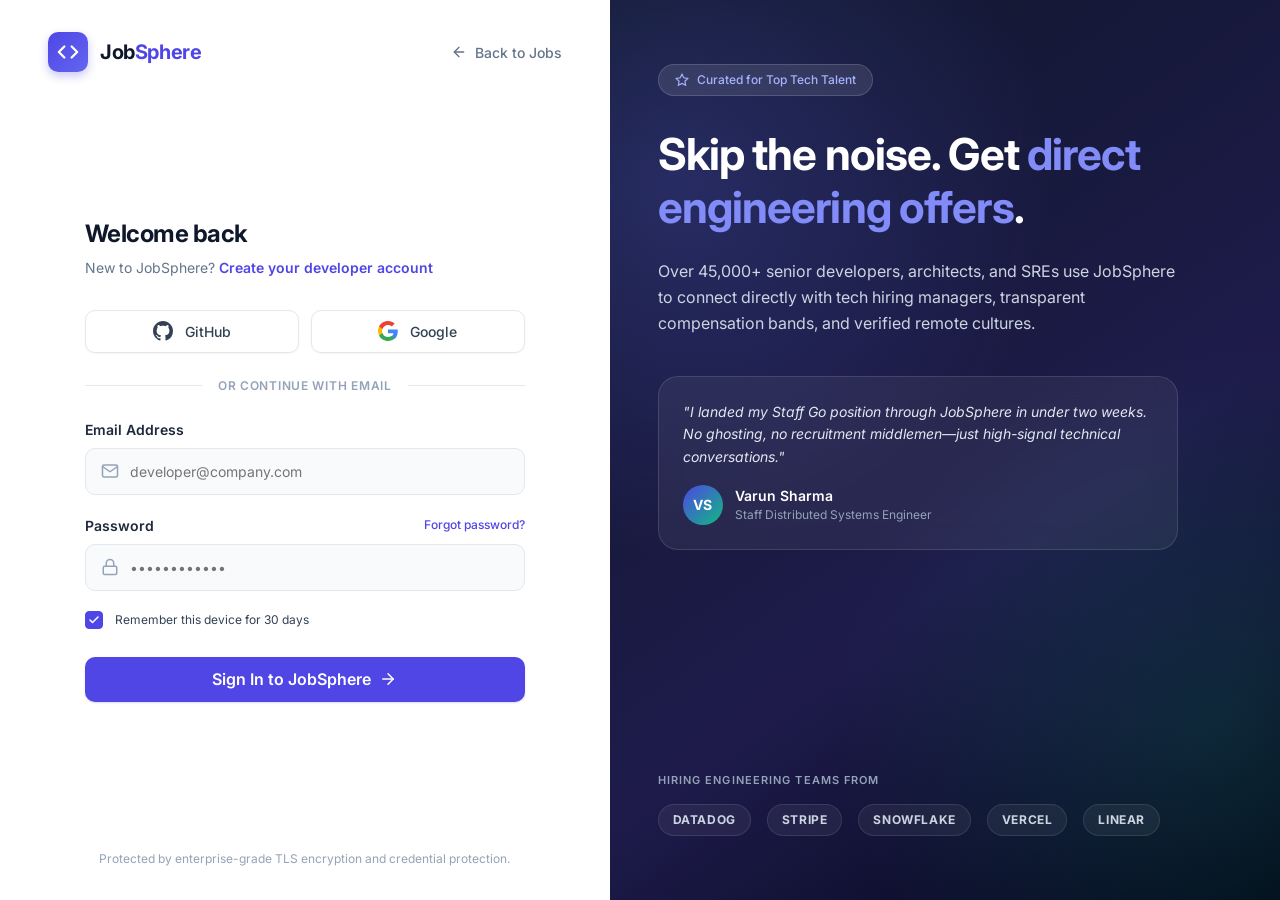
<file: login.html>
<!DOCTYPE html>
<html lang="en">
<head>
  <meta charset="UTF-8">
  <meta name="viewport" content="width=device-width, initial-scale=1.0">
  <meta name="description" content="Sign in to JobSphere - The curated tech career portal. Connect with top engineering teams and view transparent salaries.">
  <title>Sign In | JobSphere - Tech Careers Portal</title>

  <!-- Google Font: Inter -->
  <link rel="preconnect" href="https://fonts.googleapis.com">
  <link rel="preconnect" href="https://fonts.gstatic.com" crossorigin>
  <link href="https://fonts.googleapis.com/css2?family=Inter:wght@400;500;600;700&display=swap" rel="stylesheet">

  <!-- Modular CSS Architecture -->
  <link rel="stylesheet" href="css/variables.css">
  <link rel="stylesheet" href="css/reset.css">
  <link rel="stylesheet" href="css/components.css">
  <link rel="stylesheet" href="css/auth.css">
</head>
<body class="auth-page">

  <div class="auth-split-wrapper">
    
    <!-- ======================================================================
         Left Column: Sign In Form
         ====================================================================== -->
    <main class="auth-form-column">
      
      <!-- Header Top Navigation -->
      <div class="auth-header-nav">
        <a href="index.html" class="brand" aria-label="JobSphere Home">
          <div class="brand-icon-wrapper">
            <svg class="brand-icon" viewBox="0 0 24 24" fill="none" stroke="currentColor" stroke-width="2.5" stroke-linecap="round" stroke-linejoin="round">
              <polyline points="16 18 22 12 16 6"></polyline>
              <polyline points="8 6 2 12 8 18"></polyline>
            </svg>
          </div>
          <span class="brand-name">Job<span>Sphere</span></span>
        </a>

        <a href="index.html" class="auth-back-link">
          <svg width="16" height="16" viewBox="0 0 24 24" fill="none" stroke="currentColor" stroke-width="2" stroke-linecap="round" stroke-linejoin="round">
            <line x1="19" y1="12" x2="5" y2="12"></line>
            <polyline points="12 19 5 12 12 5"></polyline>
          </svg>
          <span>Back to Jobs</span>
        </a>
      </div>

      <!-- Main Auth Card -->
      <div class="auth-form-card">
        
        <div class="auth-title-block">
          <h1 class="auth-heading">Welcome back</h1>
          <p class="auth-subheading">
            New to JobSphere? <a href="signup.html">Create your developer account</a>
          </p>
        </div>

        <!-- Social Auth Grid -->
        <div class="social-auth-grid">
          
          <!-- GitHub Login -->
          <a href="#github-auth" class="btn-social">
            <svg class="social-icon" viewBox="0 0 24 24" fill="currentColor">
              <path d="M12 0C5.37 0 0 5.37 0 12c0 5.31 3.435 9.795 8.205 11.385.6.105.825-.255.825-.57 0-.285-.015-1.23-.015-2.235-3.015.555-3.795-.735-4.035-1.41-.135-.345-.72-1.41-1.23-1.695-.42-.225-1.02-.78-.015-.795.945-.015 1.62.87 1.845 1.23 1.08 1.815 2.805 1.305 3.495.99.105-.78.42-1.305.765-1.605-2.67-.3-5.46-1.335-5.46-5.925 0-1.305.465-2.385 1.23-3.225-.12-.3-.54-1.53.12-3.18 0 0 1.005-.315 3.3 1.23.96-.27 1.98-.405 3-.405s2.04.135 3 .405c2.295-1.56 3.3-1.23 3.3-1.23.66 1.65.24 2.88.12 3.18.765.84 1.23 1.905 1.23 3.225 0 4.605-2.805 5.625-5.475 5.925.435.375.81 1.095.81 2.22 0 1.605-.015 2.895-.015 3.3 0 .315.225.69.825.57A12.02 12.02 0 0024 12c0-6.63-5.37-12-12-12z"/>
            </svg>
            <span>GitHub</span>
          </a>

          <!-- Google Login -->
          <a href="#google-auth" class="btn-social">
            <svg class="social-icon" viewBox="0 0 24 24">
              <path fill="#4285F4" d="M23.745 12.27c0-.7-.06-1.4-.19-2.07H12v4.51h6.6c-.29 1.52-1.14 2.82-2.4 3.68v3.05h3.88c2.27-2.09 3.665-5.17 3.665-9.17z"/>
              <path fill="#34A853" d="M12 24c3.24 0 5.95-1.08 7.93-2.91l-3.88-3.05c-1.08.72-2.45 1.16-4.05 1.16-3.12 0-5.77-2.1-6.72-4.93H1.25v3.15C3.26 21.36 7.33 24 12 24z"/>
              <path fill="#FBBC05" d="M5.28 14.27A7.195 7.195 0 014.89 12c0-.79.14-1.57.39-2.27V6.58H1.25A11.97 11.97 0 000 12c0 1.92.45 3.74 1.25 5.42l4.03-3.15z"/>
              <path fill="#EA4335" d="M12 4.75c1.77 0 3.35.61 4.6 1.8l3.42-3.42C17.95 1.19 15.24 0 12 0 7.33 0 3.26 2.64 1.25 6.58l4.03 3.15c.95-2.83 3.6-4.98 6.72-4.98z"/>
            </svg>
            <span>Google</span>
          </a>

        </div>

        <!-- Divider -->
        <div class="auth-divider">or continue with email</div>

        <!-- Main Form -->
        <form class="auth-form" action="index.html#logged-in" method="POST">
          
          <!-- Email Input -->
          <div class="form-group">
            <label for="login-email" class="form-label">Email Address</label>
            <div class="input-with-icon-wrap">
              <svg class="input-prefix-icon" viewBox="0 0 24 24" fill="none" stroke="currentColor" stroke-width="2" stroke-linecap="round" stroke-linejoin="round">
                <path d="M4 4h16c1.1 0 2 .9 2 2v12c0 1.1-.9 2-2 2H4c-1.1 0-2-.9-2-2V6c0-1.1.9-2 2-2z"></path>
                <polyline points="22,6 12,13 2,6"></polyline>
              </svg>
              <input 
                type="email" 
                id="login-email" 
                name="email" 
                required 
                placeholder="developer@company.com" 
                class="auth-input"
                autocomplete="email"
              >
            </div>
          </div>

          <!-- Password Input -->
          <div class="form-group">
            <div class="form-label-row">
              <label for="login-password" class="form-label">Password</label>
              <a href="#forgot-password" class="form-forgot-link">Forgot password?</a>
            </div>
            <div class="input-with-icon-wrap">
              <svg class="input-prefix-icon" viewBox="0 0 24 24" fill="none" stroke="currentColor" stroke-width="2" stroke-linecap="round" stroke-linejoin="round">
                <rect x="3" y="11" width="18" height="11" rx="2" ry="2"></rect>
                <path d="M7 11V7a5 5 0 0 1 10 0v4"></path>
              </svg>
              <input 
                type="password" 
                id="login-password" 
                name="password" 
                required 
                placeholder="••••••••••••" 
                class="auth-input"
                autocomplete="current-password"
              >
            </div>
          </div>

          <!-- Remember Me Checkbox -->
          <div class="remember-row">
            <label class="checkbox-item" style="padding: 0;">
              <span class="checkbox-label-wrap">
                <input type="checkbox" name="remember" class="checkbox-native" checked>
                <span class="checkbox-box">
                  <svg class="checkbox-icon" viewBox="0 0 24 24" fill="none" stroke="currentColor" stroke-width="3" stroke-linecap="round" stroke-linejoin="round">
                    <polyline points="20 6 9 17 4 12"></polyline>
                  </svg>
                </span>
                <span style="font-size: var(--font-size-xs); color: var(--color-slate-700);">Remember this device for 30 days</span>
              </span>
            </label>
          </div>

          <!-- Submit Button -->
          <button type="submit" class="btn btn-primary auth-submit-btn">
            <span>Sign In to JobSphere</span>
            <svg width="18" height="18" viewBox="0 0 24 24" fill="none" stroke="currentColor" stroke-width="2" stroke-linecap="round" stroke-linejoin="round">
              <line x1="5" y1="12" x2="19" y2="12"></line>
              <polyline points="12 5 19 12 12 19"></polyline>
            </svg>
          </button>

        </form>

      </div>

      <!-- Footer Info -->
      <footer class="auth-form-footer">
        Protected by enterprise-grade TLS encryption and credential protection.
      </footer>

    </main>

    <!-- ======================================================================
         Right Column: Hero Showcase
         ====================================================================== -->
    <aside class="auth-showcase-column" aria-label="JobSphere Features Showcase">
      <div class="auth-showcase-bg-pattern"></div>
      
      <div class="showcase-content">
        
        <div class="showcase-badge">
          <svg width="14" height="14" viewBox="0 0 24 24" fill="none" stroke="currentColor" stroke-width="2">
            <polygon points="12 2 15.09 8.26 22 9.27 17 14.14 18.18 21.02 12 17.77 5.82 21.02 7 14.14 2 9.27 8.91 8.26 12 2"></polygon>
          </svg>
          <span>Curated for Top Tech Talent</span>
        </div>

        <h2 class="showcase-title">
          Skip the noise. Get <span>direct engineering offers</span>.
        </h2>

        <p class="showcase-description">
          Over 45,000+ senior developers, architects, and SREs use JobSphere to connect directly with tech hiring managers, transparent compensation bands, and verified remote cultures.
        </p>

        <!-- Testimonial Box -->
        <div class="showcase-testimonial">
          <p class="testimonial-quote">
            "I landed my Staff Go position through JobSphere in under two weeks. No ghosting, no recruitment middlemen—just high-signal technical conversations."
          </p>
          <div class="testimonial-author">
            <div class="author-avatar">VS</div>
            <div class="author-info">
              <span class="author-name">Varun Sharma</span>
              <span class="author-role">Staff Distributed Systems Engineer</span>
            </div>
          </div>
        </div>

      </div>

      <!-- Client Hiring Logos -->
      <div class="showcase-logos-wrap">
        <div class="showcase-logos-label">Hiring engineering teams from</div>
        <div class="showcase-company-pills">
          <span class="company-pill-item">DATADOG</span>
          <span class="company-pill-item">STRIPE</span>
          <span class="company-pill-item">SNOWFLAKE</span>
          <span class="company-pill-item">VERCEL</span>
          <span class="company-pill-item">LINEAR</span>
        </div>
      </div>

    </aside>

  </div>

</body>
</html>
</file>
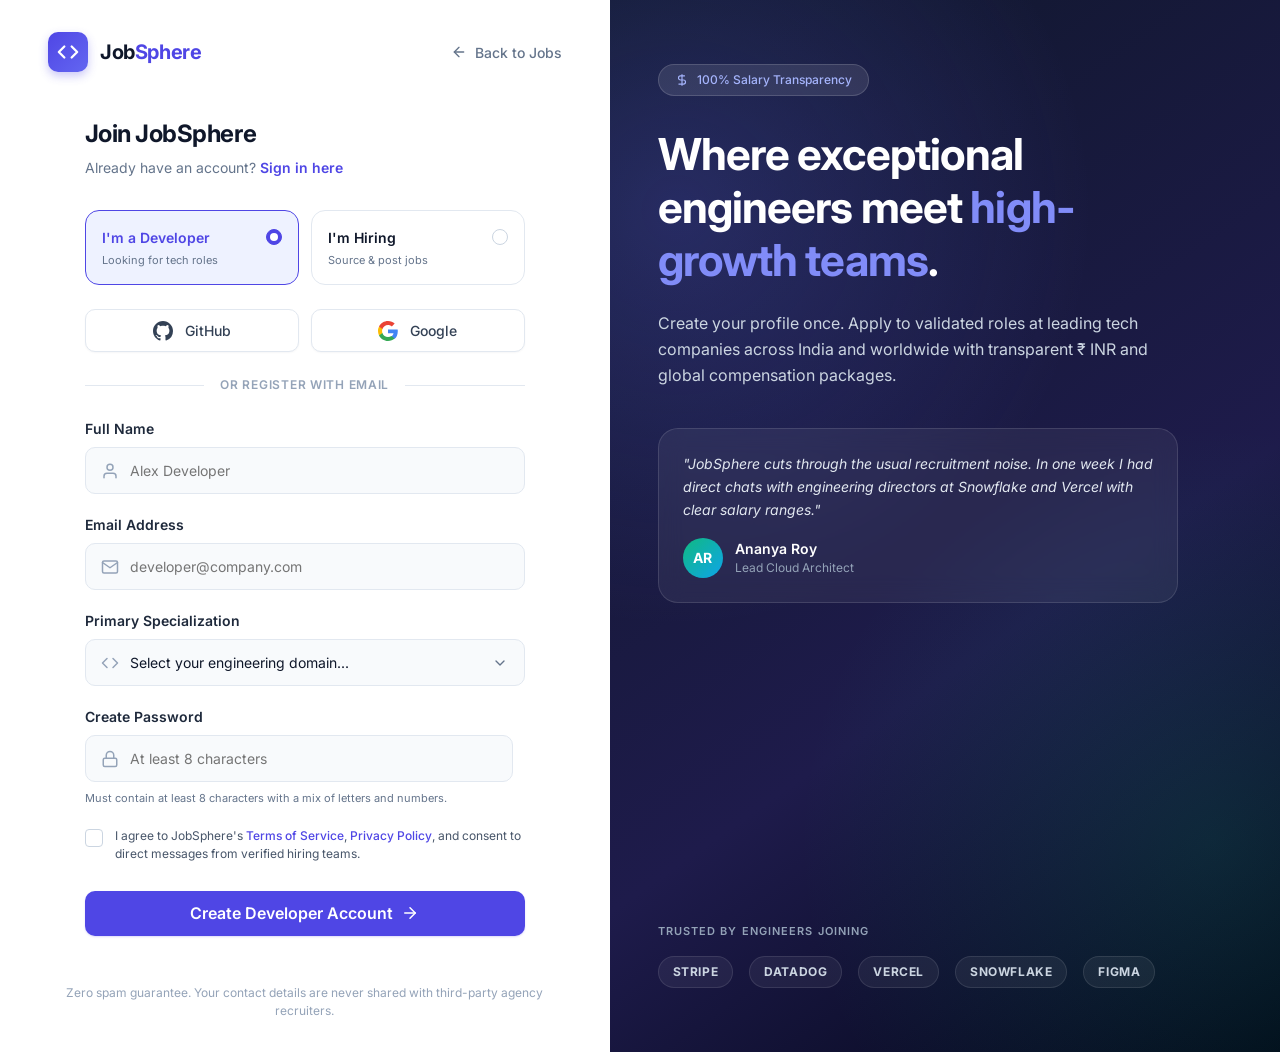
<file: signup.html>
<!DOCTYPE html>
<html lang="en">
<head>
  <meta charset="UTF-8">
  <meta name="viewport" content="width=device-width, initial-scale=1.0">
  <meta name="description" content="Create your JobSphere account. Join thousands of developers accessing verified tech roles, transparent salaries, and direct hiring teams.">
  <title>Sign Up | JobSphere - Tech Careers Portal</title>

  <!-- Google Font: Inter -->
  <link rel="preconnect" href="https://fonts.googleapis.com">
  <link rel="preconnect" href="https://fonts.gstatic.com" crossorigin>
  <link href="https://fonts.googleapis.com/css2?family=Inter:wght@400;500;600;700&display=swap" rel="stylesheet">

  <!-- Modular CSS Architecture -->
  <link rel="stylesheet" href="css/variables.css">
  <link rel="stylesheet" href="css/reset.css">
  <link rel="stylesheet" href="css/components.css">
  <link rel="stylesheet" href="css/auth.css">
</head>
<body class="auth-page">

  <div class="auth-split-wrapper">
    
    <!-- ======================================================================
         Left Column: Sign Up Form
         ====================================================================== -->
    <main class="auth-form-column">
      
      <!-- Header Top Navigation -->
      <div class="auth-header-nav">
        <a href="index.html" class="brand" aria-label="JobSphere Home">
          <div class="brand-icon-wrapper">
            <svg class="brand-icon" viewBox="0 0 24 24" fill="none" stroke="currentColor" stroke-width="2.5" stroke-linecap="round" stroke-linejoin="round">
              <polyline points="16 18 22 12 16 6"></polyline>
              <polyline points="8 6 2 12 8 18"></polyline>
            </svg>
          </div>
          <span class="brand-name">Job<span>Sphere</span></span>
        </a>

        <a href="index.html" class="auth-back-link">
          <svg width="16" height="16" viewBox="0 0 24 24" fill="none" stroke="currentColor" stroke-width="2" stroke-linecap="round" stroke-linejoin="round">
            <line x1="19" y1="12" x2="5" y2="12"></line>
            <polyline points="12 19 5 12 12 5"></polyline>
          </svg>
          <span>Back to Jobs</span>
        </a>
      </div>

      <!-- Main Auth Card -->
      <div class="auth-form-card">
        
        <div class="auth-title-block">
          <h1 class="auth-heading">Join JobSphere</h1>
          <p class="auth-subheading">
            Already have an account? <a href="login.html">Sign in here</a>
          </p>
        </div>

        <!-- Role Switcher (Developer vs Employer) -->
        <div class="role-switcher-group">
          
          <div>
            <input type="radio" id="role-candidate" name="account_role" value="candidate" class="role-radio-input" checked>
            <label for="role-candidate" class="role-card-label">
              <div class="role-card-top">
                <span class="role-name">I'm a Developer</span>
                <span class="role-check-indicator">
                  <span class="role-check-dot"></span>
                </span>
              </div>
              <span class="role-desc">Looking for tech roles</span>
            </label>
          </div>

          <div>
            <input type="radio" id="role-employer" name="account_role" value="employer" class="role-radio-input">
            <label for="role-employer" class="role-card-label">
              <div class="role-card-top">
                <span class="role-name">I'm Hiring</span>
                <span class="role-check-indicator">
                  <span class="role-check-dot"></span>
                </span>
              </div>
              <span class="role-desc">Source & post jobs</span>
            </label>
          </div>

        </div>

        <!-- Social Auth Grid -->
        <div class="social-auth-grid">
          
          <a href="#github-signup" class="btn-social">
            <svg class="social-icon" viewBox="0 0 24 24" fill="currentColor">
              <path d="M12 0C5.37 0 0 5.37 0 12c0 5.31 3.435 9.795 8.205 11.385.6.105.825-.255.825-.57 0-.285-.015-1.23-.015-2.235-3.015.555-3.795-.735-4.035-1.41-.135-.345-.72-1.41-1.23-1.695-.42-.225-1.02-.78-.015-.795.945-.015 1.62.87 1.845 1.23 1.08 1.815 2.805 1.305 3.495.99.105-.78.42-1.305.765-1.605-2.67-.3-5.46-1.335-5.46-5.925 0-1.305.465-2.385 1.23-3.225-.12-.3-.54-1.53.12-3.18 0 0 1.005-.315 3.3 1.23.96-.27 1.98-.405 3-.405s2.04.135 3 .405c2.295-1.56 3.3-1.23 3.3-1.23.66 1.65.24 2.88.12 3.18.765.84 1.23 1.905 1.23 3.225 0 4.605-2.805 5.625-5.475 5.925.435.375.81 1.095.81 2.22 0 1.605-.015 2.895-.015 3.3 0 .315.225.69.825.57A12.02 12.02 0 0024 12c0-6.63-5.37-12-12-12z"/>
            </svg>
            <span>GitHub</span>
          </a>

          <a href="#google-signup" class="btn-social">
            <svg class="social-icon" viewBox="0 0 24 24">
              <path fill="#4285F4" d="M23.745 12.27c0-.7-.06-1.4-.19-2.07H12v4.51h6.6c-.29 1.52-1.14 2.82-2.4 3.68v3.05h3.88c2.27-2.09 3.665-5.17 3.665-9.17z"/>
              <path fill="#34A853" d="M12 24c3.24 0 5.95-1.08 7.93-2.91l-3.88-3.05c-1.08.72-2.45 1.16-4.05 1.16-3.12 0-5.77-2.1-6.72-4.93H1.25v3.15C3.26 21.36 7.33 24 12 24z"/>
              <path fill="#FBBC05" d="M5.28 14.27A7.195 7.195 0 014.89 12c0-.79.14-1.57.39-2.27V6.58H1.25A11.97 11.97 0 000 12c0 1.92.45 3.74 1.25 5.42l4.03-3.15z"/>
              <path fill="#EA4335" d="M12 4.75c1.77 0 3.35.61 4.6 1.8l3.42-3.42C17.95 1.19 15.24 0 12 0 7.33 0 3.26 2.64 1.25 6.58l4.03 3.15c.95-2.83 3.6-4.98 6.72-4.98z"/>
            </svg>
            <span>Google</span>
          </a>

        </div>

        <div class="auth-divider">or register with email</div>

        <!-- Registration Form -->
        <form class="auth-form" action="index.html#welcome-new-user" method="POST">
          
          <!-- Full Name -->
          <div class="form-group">
            <label for="reg-name" class="form-label">Full Name</label>
            <div class="input-with-icon-wrap">
              <svg class="input-prefix-icon" viewBox="0 0 24 24" fill="none" stroke="currentColor" stroke-width="2" stroke-linecap="round" stroke-linejoin="round">
                <path d="M20 21v-2a4 4 0 0 0-4-4H8a4 4 0 0 0-4 4v2"></path>
                <circle cx="12" cy="7" r="4"></circle>
              </svg>
              <input 
                type="text" 
                id="reg-name" 
                name="name" 
                required 
                placeholder="Alex Developer" 
                class="auth-input"
                autocomplete="name"
              >
            </div>
          </div>

          <!-- Email Input -->
          <div class="form-group">
            <label for="reg-email" class="form-label">Email Address</label>
            <div class="input-with-icon-wrap">
              <svg class="input-prefix-icon" viewBox="0 0 24 24" fill="none" stroke="currentColor" stroke-width="2" stroke-linecap="round" stroke-linejoin="round">
                <path d="M4 4h16c1.1 0 2 .9 2 2v12c0 1.1-.9 2-2 2H4c-1.1 0-2-.9-2-2V6c0-1.1.9-2 2-2z"></path>
                <polyline points="22,6 12,13 2,6"></polyline>
              </svg>
              <input 
                type="email" 
                id="reg-email" 
                name="email" 
                required 
                placeholder="developer@company.com" 
                class="auth-input"
                autocomplete="email"
              >
            </div>
          </div>

          <!-- Primary Tech Focus -->
          <div class="form-group">
            <label for="reg-discipline" class="form-label">Primary Specialization</label>
            <div class="input-with-icon-wrap">
              <svg class="input-prefix-icon" viewBox="0 0 24 24" fill="none" stroke="currentColor" stroke-width="2" stroke-linecap="round" stroke-linejoin="round">
                <polyline points="16 18 22 12 16 6"></polyline>
                <polyline points="8 6 2 12 8 18"></polyline>
              </svg>
              <select id="reg-discipline" name="discipline" class="auth-select" required>
                <option value="" disabled selected>Select your engineering domain...</option>
                <option value="backend">Backend Engineering (Java, Go, Python, Node)</option>
                <option value="frontend">Frontend & UI (React, TypeScript, Next.js)</option>
                <option value="fullstack">Full Stack Engineering</option>
                <option value="devops">DevOps, Cloud Infrastructure & SRE</option>
                <option value="aiml">AI, Machine Learning & Data Engineering</option>
                <option value="mobile">Mobile Engineering (iOS / Android / Flutter)</option>
              </select>
            </div>
          </div>

          <!-- Password Input with Pure CSS Strength Meter -->
          <div class="form-group">
            <label for="reg-password" class="form-label">Create Password</label>
            <div class="input-with-icon-wrap">
              <svg class="input-prefix-icon" viewBox="0 0 24 24" fill="none" stroke="currentColor" stroke-width="2" stroke-linecap="round" stroke-linejoin="round">
                <rect x="3" y="11" width="18" height="11" rx="2" ry="2"></rect>
                <path d="M7 11V7a5 5 0 0 1 10 0v4"></path>
              </svg>
              <input 
                type="password" 
                id="reg-password" 
                name="password" 
                required 
                minlength="8" 
                placeholder="At least 8 characters" 
                class="auth-input"
                autocomplete="new-password"
              >
              <!-- Pure CSS Strength Meter Indicator -->
              <div class="password-meter-wrap" aria-hidden="true">
                <span class="meter-segment"></span>
                <span class="meter-segment"></span>
                <span class="meter-segment"></span>
                <span class="meter-segment"></span>
              </div>
            </div>
            <span class="form-hint">Must contain at least 8 characters with a mix of letters and numbers.</span>
          </div>

          <!-- Terms & Privacy Checkbox -->
          <div>
            <label class="checkbox-item" style="padding: 0; align-items: flex-start;">
              <span class="checkbox-label-wrap" style="align-items: flex-start;">
                <input type="checkbox" name="terms" required class="checkbox-native" style="margin-top: 3px;">
                <span class="checkbox-box" style="margin-top: 2px;">
                  <svg class="checkbox-icon" viewBox="0 0 24 24" fill="none" stroke="currentColor" stroke-width="3" stroke-linecap="round" stroke-linejoin="round">
                    <polyline points="20 6 9 17 4 12"></polyline>
                  </svg>
                </span>
                <span class="terms-label">
                  I agree to JobSphere's <a href="#terms">Terms of Service</a>, <a href="#privacy">Privacy Policy</a>, and consent to direct messages from verified hiring teams.
                </span>
              </span>
            </label>
          </div>

          <!-- Submit Button -->
          <button type="submit" class="btn btn-primary auth-submit-btn ">
            <span>Create Developer Account</span>
            <svg width="18" height="18" viewBox="0 0 24 24" fill="none" stroke="currentColor" stroke-width="2" stroke-linecap="round" stroke-linejoin="round">
              <line x1="5" y1="12" x2="19" y2="12"></line>
              <polyline points="12 5 19 12 12 19"></polyline>
            </svg>
          </button>

        </form>

      </div>

      <footer class="auth-form-footer">
        Zero spam guarantee. Your contact details are never shared with third-party agency recruiters.
      </footer>

    </main>

    <!-- ======================================================================
         Right Column: Showcase & Proof Points
         ====================================================================== -->
    <aside class="auth-showcase-column" aria-label="JobSphere Member Benefits">
      <div class="auth-showcase-bg-pattern"></div>
      
      <div class="showcase-content">
        
        <div class="showcase-badge">
          <svg width="14" height="14" viewBox="0 0 24 24" fill="none" stroke="currentColor" stroke-width="2">
            <path d="M12 2v20M17 5H9.5a3.5 3.5 0 0 0 0 7h5a3.5 3.5 0 0 1 0 7H6"></path>
          </svg>
          <span>100% Salary Transparency</span>
        </div>

        <h2 class="showcase-title">
          Where exceptional engineers meet <span>high-growth teams</span>.
        </h2>

        <p class="showcase-description">
          Create your profile once. Apply to validated roles at leading tech companies across India and worldwide with transparent ₹ INR and global compensation packages.
        </p>

        <!-- Testimonial Box -->
        <div class="showcase-testimonial">
          <p class="testimonial-quote">
            "JobSphere cuts through the usual recruitment noise. In one week I had direct chats with engineering directors at Snowflake and Vercel with clear salary ranges."
          </p>
          <div class="testimonial-author">
            <div class="author-avatar" style="background: linear-gradient(135deg, #10b981, #0ea5e9);">AR</div>
            <div class="author-info">
              <span class="author-name">Ananya Roy</span>
              <span class="author-role">Lead Cloud Architect</span>
            </div>
          </div>
        </div>

      </div>

      <!-- Verified Hiring Partners -->
      <div class="showcase-logos-wrap">
        <div class="showcase-logos-label">Trusted by engineers joining</div>
        <div class="showcase-company-pills">
          <span class="company-pill-item">STRIPE</span>
          <span class="company-pill-item">DATADOG</span>
          <span class="company-pill-item">VERCEL</span>
          <span class="company-pill-item">SNOWFLAKE</span>
          <span class="company-pill-item">FIGMA</span>
        </div>
      </div>

    </aside>

  </div>

</body>
</html>
</file>
<file: css/variables.css>
/**
 * JobSphere Design System - CSS Custom Properties (Variables)
 * Production-ready Enterprise/SaaS tokens
 */

:root {
  /* ==========================================================================
     Color Palette
     ========================================================================== */
  /* Primary Branding (Deep Indigo & Electric Blue) */
  --color-primary: #4f46e5;
  --color-primary-hover: #4338ca;
  --color-primary-active: #3730a3;
  --color-primary-light: #eef2ff;
  --color-primary-subtle: rgba(79, 70, 229, 0.08);
  --color-accent: #6366f1;

  /* Neutrals: Deep Slate Scale */
  --color-slate-950: #020617;
  --color-slate-900: #0f172a;
  --color-slate-800: #1e293b;
  --color-slate-700: #334155;
  --color-slate-600: #475569;
  --color-slate-500: #64748b;
  --color-slate-400: #94a3b8;
  --color-slate-300: #cbd5e1;
  --color-slate-200: #e2e8f0;
  --color-slate-100: #f1f5f9;
  --color-slate-50: #f8fafc;
  --color-white: #ffffff;

  /* Accent & Functional Status */
  --color-success: #10b981;
  --color-success-hover: #059669;
  --color-success-bg: #ecfdf5;
  --color-success-border: #a7f3d0;

  --color-warning: #f59e0b;
  --color-warning-bg: #fffbeb;
  --color-warning-border: #fde68a;

  --color-info: #0284c7;
  --color-info-bg: #f0f9ff;
  --color-info-border: #bae6fd;

  --color-purple: #8b5cf6;
  --color-purple-bg: #f5f3ff;
  --color-purple-border: #ddd6fe;

  --color-danger: #ef4444;
  --color-danger-bg: #fef2f2;

  /* ==========================================================================
     Semantic Tokens
     ========================================================================== */
  --bg-page: var(--color-slate-50);
  --bg-surface: var(--color-white);
  --bg-surface-secondary: var(--color-slate-100);
  --bg-surface-hover: var(--color-slate-50);
  --bg-header: rgba(255, 255, 255, 0.88);

  --text-primary: var(--color-slate-900);
  --text-secondary: var(--color-slate-600);
  --text-muted: var(--color-slate-400);
  --text-inverse: var(--color-white);

  --border-subtle: var(--color-slate-200);
  --border-hover: var(--color-slate-300);
  --border-focus: var(--color-primary);

  /* ==========================================================================
     Typography
     ========================================================================== */
  --font-sans: 'Inter', -apple-system, BlinkMacSystemFont, 'Segoe UI', Roboto, Oxygen, Ubuntu, Cantarell, 'Open Sans', 'Helvetica Neue', sans-serif;
  --font-mono: ui-monospace, SFMono-Regular, Menlo, Monaco, Consolas, 'Liberation Mono', monospace;

  --font-weight-regular: 400;
  --font-weight-medium: 500;
  --font-weight-semibold: 600;
  --font-weight-bold: 700;

  --font-size-2xs: 0.6875rem; /* 11px */
  --font-size-xs: 0.75rem;    /* 12px */
  --font-size-sm: 0.875rem;   /* 14px */
  --font-size-base: 1rem;     /* 16px */
  --font-size-lg: 1.125rem;   /* 18px */
  --font-size-xl: 1.25rem;    /* 20px */
  --font-size-2xl: 1.5rem;    /* 24px */
  --font-size-3xl: 1.875rem;  /* 30px */
  --font-size-4xl: 2.25rem;   /* 36px */
  --font-size-5xl: 3rem;      /* 48px */

  --line-height-tight: 1.2;
  --line-height-snug: 1.375;
  --line-height-normal: 1.5;
  --line-height-relaxed: 1.625;

  /* ==========================================================================
     Spacing
     ========================================================================== */
  --space-1: 0.25rem;   /* 4px */
  --space-2: 0.5rem;    /* 8px */
  --space-3: 0.75rem;   /* 12px */
  --space-4: 1rem;      /* 16px */
  --space-5: 1.25rem;   /* 20px */
  --space-6: 1.5rem;    /* 24px */
  --space-8: 2rem;      /* 32px */
  --space-10: 2.5rem;   /* 40px */
  --space-12: 3rem;     /* 48px */
  --space-16: 4rem;     /* 64px */
  --space-20: 5rem;     /* 80px */

  /* ==========================================================================
     Border Radii
     ========================================================================== */
  --radius-xs: 0.25rem;  /* 4px */
  --radius-sm: 0.375rem; /* 6px */
  --radius-md: 0.625rem; /* 10px */
  --radius-lg: 0.875rem; /* 14px */
  --radius-xl: 1.25rem;  /* 20px */
  --radius-full: 9999px;

  /* ==========================================================================
     Elevations & Shadows
     ========================================================================== */
  --shadow-xs: 0 1px 2px 0 rgba(15, 23, 42, 0.04);
  --shadow-sm: 0 1px 3px 0 rgba(15, 23, 42, 0.08), 0 1px 2px -1px rgba(15, 23, 42, 0.05);
  --shadow-md: 0 4px 6px -1px rgba(15, 23, 42, 0.07), 0 2px 4px -2px rgba(15, 23, 42, 0.05);
  --shadow-lg: 0 10px 15px -3px rgba(15, 23, 42, 0.08), 0 4px 6px -4px rgba(15, 23, 42, 0.04);
  --shadow-xl: 0 20px 25px -5px rgba(15, 23, 42, 0.1), 0 8px 10px -6px rgba(15, 23, 42, 0.04);
  --shadow-card-hover: 0 12px 24px -4px rgba(15, 23, 42, 0.12), 0 4px 8px -2px rgba(15, 23, 42, 0.06);
  --shadow-focus: 0 0 0 3px rgba(79, 70, 229, 0.25);

  /* ==========================================================================
     Transitions
     ========================================================================== */
  --transition-fast: 150ms cubic-bezier(0.4, 0, 0.2, 1);
  --transition-normal: 250ms cubic-bezier(0.4, 0, 0.2, 1);
  --transition-slow: 350ms cubic-bezier(0.4, 0, 0.2, 1);

  /* ==========================================================================
     Layout Measurements
     ========================================================================== */
  --container-max-width: 1280px;
  --header-height: 4.5rem; /* 72px */
  --sidebar-width: 300px;
  --gap-grid: 1.75rem;
}
</file>
<file: css/layout.css>
/**
 * JobSphere Design System - Layout & Scaffolding
 * CSS Grid for page scaffolding & layout containers
 */

/* ==========================================================================
   Page Wrappers & Containers
   ========================================================================== */
.container {
  width: 100%;
  max-width: var(--container-max-width);
  margin-left: auto;
  margin-right: auto;
  padding-left: var(--space-6);
  padding-right: var(--space-6);
}

.container-narrow {
  max-width: 960px;
}

.main-content {
  flex: 1 0 auto;
  padding-top: var(--space-8);
  padding-bottom: var(--space-16);
}

/* ==========================================================================
   Header Layout
   ========================================================================== */
.site-header {
  position: sticky;
  top: 0;
  z-index: 100;
  height: var(--header-height);
  background-color: var(--bg-header);
  backdrop-filter: blur(12px);
  -webkit-backdrop-filter: blur(12px);
  border-bottom: 1px solid var(--border-subtle);
  transition: border-color var(--transition-fast);
}

.header-inner {
  display: flex;
  align-items: center;
  justify-content: space-between;
  height: 100%;
  gap: var(--space-6);
}

/* ==========================================================================
   Hero & Search Section Scaffolding
   ========================================================================== */
.hero-section {
  position: relative;
  background: linear-gradient(180deg, #ffffff 0%, var(--color-slate-50) 100%);
  border-bottom: 1px solid var(--border-subtle);
  padding-top: var(--space-12);
  padding-bottom: var(--space-12);
  overflow: hidden;
}

.hero-background-pattern {
  position: absolute;
  top: 0;
  left: 50%;
  transform: translateX(-50%);
  width: 100%;
  max-width: 1400px;
  height: 100%;
  background-image: 
    radial-gradient(circle at 20% 30%, rgba(99, 102, 241, 0.08) 0%, transparent 40%),
    radial-gradient(circle at 80% 20%, rgba(16, 185, 129, 0.06) 0%, transparent 35%);
  pointer-events: none;
  z-index: 0;
}

.hero-content {
  position: relative;
  z-index: 1;
  text-align: center;
  max-width: 860px;
  margin: 0 auto;
}

/* ==========================================================================
   Two-Column Main Feed Scaffolding
   ========================================================================== */
.portal-layout {
  display: grid;
  grid-template-columns: var(--sidebar-width) minmax(0, 1fr);
  gap: var(--gap-grid);
  align-items: start;
}

/* Sticky Filter Sidebar */
.portal-sidebar {
  position: sticky;
  top: calc(var(--header-height) + var(--space-6));
  max-height: calc(100vh - var(--header-height) - var(--space-10));
  overflow-y: auto;
  padding-right: var(--space-2);
}

.portal-sidebar::-webkit-scrollbar {
  width: 5px;
}

.portal-sidebar::-webkit-scrollbar-thumb {
  background: var(--color-slate-200);
  border-radius: var(--radius-full);
}

/* Main Listings Feed Column */
.portal-feed {
  min-width: 0; /* Prevents grid blowout */
  display: flex;
  flex-direction: column;
  gap: var(--space-5);
}

/* ==========================================================================
   Featured Companies Section Layout
   ========================================================================== */
.featured-companies-section {
  padding-top: var(--space-16);
  padding-bottom: var(--space-16);
  background-color: var(--color-white);
  border-top: 1px solid var(--border-subtle);
  border-bottom: 1px solid var(--border-subtle);
}

.companies-grid {
  display: grid;
  grid-template-columns: repeat(auto-fill, minmax(280px, 1fr));
  gap: var(--space-6);
  margin-top: var(--space-8);
}

/* ==========================================================================
   Perks / Value Proposition Layout
   ========================================================================== */
.perks-section {
  padding-top: var(--space-16);
  padding-bottom: var(--space-16);
  background-color: var(--color-slate-900);
  color: var(--color-white);
  position: relative;
  overflow: hidden;
}

.perks-grid {
  display: grid;
  grid-template-columns: repeat(3, 1fr);
  gap: var(--space-8);
  margin-top: var(--space-10);
}

/* ==========================================================================
   Footer Layout
   ========================================================================== */
.site-footer {
  background-color: var(--color-slate-950);
  color: var(--color-slate-400);
  padding-top: var(--space-16);
  padding-bottom: var(--space-10);
  border-top: 1px solid rgba(255, 255, 255, 0.08);
}

.footer-top {
  display: grid;
  grid-template-columns: 2fr 1fr 1fr 1fr 1.5fr;
  gap: var(--space-10);
  padding-bottom: var(--space-12);
  border-bottom: 1px solid rgba(255, 255, 255, 0.08);
}

.footer-bottom {
  display: flex;
  align-items: center;
  justify-content: space-between;
  padding-top: var(--space-8);
  font-size: var(--font-size-sm);
  color: var(--color-slate-500);
}
</file>
<file: css/components.css>
/**
 * JobSphere Design System - Components
 * Production-grade styles for UI components without JavaScript
 */

/* ==========================================================================
   Brand & Logo
   ========================================================================== */
.brand {
  display: inline-flex;
  align-items: center;
  gap: var(--space-3);
  text-decoration: none;
  font-weight: var(--font-weight-bold);
  font-size: var(--font-size-xl);
  color: var(--color-slate-900);
}

.brand-icon-wrapper {
  display: flex;
  align-items: center;
  justify-content: center;
  width: 40px;
  height: 40px;
  background: linear-gradient(135deg, var(--color-primary) 0%, var(--color-accent) 100%);
  color: var(--color-white);
  border-radius: var(--radius-md);
  box-shadow: 0 4px 10px rgba(79, 70, 229, 0.3);
}

.brand-icon {
  width: 22px;
  height: 22px;
}

.brand-name {
  letter-spacing: -0.02em;
}

.brand-name span {
  color: var(--color-primary);
}

/* ==========================================================================
   Navigation Links & Actions
   ========================================================================== */
.nav-container {
  display: contents;
}

.nav-menu {
  display: flex;
  align-items: center;
  gap: var(--space-8);
}

.nav-link {
  font-size: var(--font-size-sm);
  font-weight: var(--font-weight-medium);
  color: var(--color-slate-600);
  position: relative;
  padding: var(--space-2) 0;
  transition: color var(--transition-fast);
}

.nav-link:hover {
  color: var(--color-primary);
}

.nav-link.active {
  color: var(--color-primary);
  font-weight: var(--font-weight-semibold);
}

.nav-link.active::after {
  content: '';
  position: absolute;
  bottom: 0;
  left: 0;
  width: 100%;
  height: 2px;
  background-color: var(--color-primary);
  border-radius: var(--radius-full);
}

.nav-actions {
  display: flex;
  align-items: center;
  gap: var(--space-3);
}

/* Mobile Nav Toggle (Pure CSS Drawer) */
.nav-toggle-input {
  display: none;
}

.nav-toggle-btn {
  display: none;
  background: transparent;
  border: none;
  padding: var(--space-2);
  cursor: pointer;
  color: var(--color-slate-700);
  border-radius: var(--radius-sm);
}

.nav-toggle-btn:hover {
  background-color: var(--color-slate-100);
}

/* ==========================================================================
   Buttons & CTAs
   ========================================================================== */
.btn {
  display: inline-flex;
  align-items: center;
  justify-content: center;
  gap: var(--space-2);
  padding: 0.625rem 1.25rem;
  font-size: var(--font-size-sm);
  font-weight: var(--font-weight-semibold);
  border-radius: var(--radius-md);
  border: 1px solid transparent;
  transition: all var(--transition-fast);
  white-space: nowrap;
  line-height: 1.2;
}

.btn-primary {
  background-color: var(--color-primary);
  color: var(--color-white);
  box-shadow: 0 1px 2px rgba(79, 70, 229, 0.2);
}

.btn-primary:hover {
  background-color: var(--color-primary-hover);
  box-shadow: 0 4px 12px rgba(79, 70, 229, 0.3);
  transform: translateY(-1px);
}

.btn-primary:active {
  background-color: var(--color-primary-active);
  transform: translateY(0);
}

.btn-outline {
  background-color: var(--color-white);
  border-color: var(--color-slate-300);
  color: var(--color-slate-700);
}

.btn-outline:hover {
  border-color: var(--color-slate-400);
  background-color: var(--color-slate-50);
  color: var(--color-slate-900);
}

.btn-ghost {
  background-color: transparent;
  color: var(--color-slate-700);
}

.btn-ghost:hover {
  background-color: var(--color-slate-100);
  color: var(--color-slate-900);
}

.btn-success {
  background-color: var(--color-success);
  color: var(--color-white);
}

.btn-success:hover {
  background-color: var(--color-success-hover);
}

.btn-sm {
  padding: 0.375rem 0.75rem;
  font-size: var(--font-size-xs);
  border-radius: var(--radius-sm);
}

.btn-lg {
  padding: 0.875rem 1.75rem;
  font-size: var(--font-size-base);
  border-radius: var(--radius-lg);
}

.btn-full {
  width: 100%;
}

/* ==========================================================================
   Hero Badges & Headline
   ========================================================================== */
.hero-badge-pill {
  display: inline-flex;
  align-items: center;
  gap: var(--space-2);
  padding: 0.375rem 1rem;
  background-color: var(--color-primary-light);
  border: 1px solid rgba(79, 70, 229, 0.15);
  border-radius: var(--radius-full);
  font-size: var(--font-size-xs);
  font-weight: var(--font-weight-medium);
  color: var(--color-primary);
  margin-bottom: var(--space-6);
}

.hero-badge-pill .pulse-dot {
  width: 8px;
  height: 8px;
  background-color: var(--color-success);
  border-radius: var(--radius-full);
  box-shadow: 0 0 0 2px rgba(16, 185, 129, 0.2);
}

.hero-title {
  font-size: clamp(2rem, 5vw, 3.25rem);
  font-weight: var(--font-weight-bold);
  letter-spacing: -0.03em;
  color: var(--color-slate-900);
  margin-bottom: var(--space-4);
}

.hero-title .text-gradient {
  background: linear-gradient(135deg, var(--color-primary) 0%, var(--color-accent) 50%, #06b6d4 100%);
  -webkit-background-clip: text;
  -webkit-text-fill-color: transparent;
}

.hero-subtitle {
  font-size: clamp(1rem, 2vw, 1.25rem);
  color: var(--color-slate-600);
  margin-bottom: var(--space-8);
  max-width: 680px;
  margin-left: auto;
  margin-right: auto;
  line-height: var(--line-height-relaxed);
}

/* ==========================================================================
   Advanced Search Bar Box (Flexbox / Grid)
   ========================================================================== */
.search-container-box {
  background-color: var(--color-white);
  padding: var(--space-3);
  border-radius: var(--radius-xl);
  box-shadow: 0 20px 40px -15px rgba(15, 23, 42, 0.12), 0 0 0 1px var(--border-subtle);
  margin-bottom: var(--space-6);
}

.search-form-grid {
  display: grid;
  grid-template-columns: 2fr 1.5fr 1.25fr auto;
  gap: var(--space-2);
  align-items: center;
}

.search-input-group {
  display: flex;
  align-items: center;
  gap: var(--space-3);
  padding: 0.75rem 1rem;
  background-color: var(--color-slate-50);
  border: 1px solid transparent;
  border-radius: var(--radius-lg);
  transition: all var(--transition-fast);
}

.search-input-group:focus-within {
  background-color: var(--color-white);
  border-color: var(--color-primary);
  box-shadow: var(--shadow-focus);
}

.search-icon {
  width: 20px;
  height: 20px;
  color: var(--color-slate-400);
  flex-shrink: 0;
}

.search-field {
  width: 100%;
  border: none;
  background: transparent;
  font-size: var(--font-size-sm);
  color: var(--color-slate-900);
  outline: none;
}

.search-field::placeholder {
  color: var(--color-slate-400);
}

.search-select {
  width: 100%;
  border: none;
  background: transparent;
  font-size: var(--font-size-sm);
  color: var(--color-slate-800);
  outline: none;
  cursor: pointer;
}

.search-btn {
  height: 100%;
  min-height: 48px;
  padding: 0 1.75rem;
  font-size: var(--font-size-sm);
  letter-spacing: 0.01em;
}

/* Search Tags & Chips */
.search-chips-wrapper {
  display: flex;
  align-items: center;
  justify-content: center;
  flex-wrap: wrap;
  gap: var(--space-2);
  margin-top: var(--space-4);
}

.chips-label {
  font-size: var(--font-size-xs);
  color: var(--color-slate-500);
  font-weight: var(--font-weight-medium);
  margin-right: var(--space-1);
}

.chip-tag {
  display: inline-flex;
  align-items: center;
  padding: 0.25rem 0.75rem;
  font-size: var(--font-size-xs);
  font-weight: var(--font-weight-medium);
  background-color: var(--color-white);
  border: 1px solid var(--border-subtle);
  border-radius: var(--radius-full);
  color: var(--color-slate-700);
  transition: all var(--transition-fast);
  cursor: pointer;
}

.chip-tag:hover {
  border-color: var(--color-primary);
  color: var(--color-primary);
  background-color: var(--color-primary-light);
  transform: translateY(-1px);
}

/* Stats Metric Strip */
.stats-strip {
  display: flex;
  align-items: center;
  justify-content: center;
  gap: var(--space-8);
  margin-top: var(--space-8);
  padding-top: var(--space-6);
  border-top: 1px dashed var(--color-slate-200);
}

.stat-item {
  text-align: center;
}

.stat-value {
  font-size: var(--font-size-xl);
  font-weight: var(--font-weight-bold);
  color: var(--color-slate-900);
  line-height: 1;
  margin-bottom: var(--space-1);
}

.stat-label {
  font-size: var(--font-size-xs);
  color: var(--color-slate-500);
  text-transform: uppercase;
  letter-spacing: 0.05em;
  font-weight: var(--font-weight-medium);
}

/* ==========================================================================
   Sidebar Filters
   ========================================================================== */
.filter-card {
  background-color: var(--color-white);
  border: 1px solid var(--border-subtle);
  border-radius: var(--radius-xl);
  padding: var(--space-5);
  box-shadow: var(--shadow-sm);
}

.filter-card-header {
  display: flex;
  align-items: center;
  justify-content: space-between;
  padding-bottom: var(--space-4);
  margin-bottom: var(--space-4);
  border-bottom: 1px solid var(--border-subtle);
}

.filter-title {
  font-size: var(--font-size-base);
  font-weight: var(--font-weight-bold);
  color: var(--color-slate-900);
  display: flex;
  align-items: center;
  gap: var(--space-2);
}

.filter-reset-btn {
  font-size: var(--font-size-xs);
  color: var(--color-primary);
  font-weight: var(--font-weight-medium);
  background: none;
  border: none;
  cursor: pointer;
  padding: var(--space-1) var(--space-2);
  border-radius: var(--radius-sm);
}

.filter-reset-btn:hover {
  background-color: var(--color-primary-light);
}

/* Filter Groups (Using Semantic Details/Summary) */
.filter-group {
  border-bottom: 1px solid var(--color-slate-100);
  padding-top: var(--space-4);
  padding-bottom: var(--space-4);
}

.filter-group:last-child {
  border-bottom: none;
  padding-bottom: 0;
}

.filter-group-header {
  display: flex;
  align-items: center;
  justify-content: space-between;
  cursor: pointer;
  user-select: none;
  list-style: none; /* Hide default triangle */
}

.filter-group-header::-webkit-details-marker {
  display: none;
}

.filter-group-title {
  font-size: var(--font-size-sm);
  font-weight: var(--font-weight-semibold);
  color: var(--color-slate-800);
}

.filter-chevron {
  width: 16px;
  height: 16px;
  color: var(--color-slate-400);
  transition: transform var(--transition-fast);
}

.filter-group[open] .filter-chevron {
  transform: rotate(180deg);
}

.filter-options-list {
  display: flex;
  flex-direction: column;
  gap: var(--space-2);
  margin-top: var(--space-3);
}

/* Custom Checkbox Control */
.checkbox-item {
  display: flex;
  align-items: center;
  justify-content: space-between;
  cursor: pointer;
  padding: var(--space-1) 0;
  user-select: none;
}

.checkbox-label-wrap {
  display: flex;
  align-items: center;
  gap: var(--space-3);
  font-size: var(--font-size-sm);
  color: var(--color-slate-700);
  transition: color var(--transition-fast);
}

.checkbox-native {
  position: absolute;
  opacity: 0;
  width: 0;
  height: 0;
}

.checkbox-box {
  width: 18px;
  height: 18px;
  border: 1.5px solid var(--color-slate-300);
  border-radius: var(--radius-xs);
  display: inline-flex;
  align-items: center;
  justify-content: center;
  background-color: var(--color-white);
  transition: all var(--transition-fast);
  flex-shrink: 0;
}

.checkbox-icon {
  width: 12px;
  height: 12px;
  color: var(--color-white);
  display: none;
}

.checkbox-native:checked + .checkbox-box {
  background-color: var(--color-primary);
  border-color: var(--color-primary);
}

.checkbox-native:checked + .checkbox-box .checkbox-icon {
  display: block;
}

.checkbox-item:hover .checkbox-box {
  border-color: var(--color-primary);
}

.checkbox-item:hover .checkbox-label-wrap {
  color: var(--color-slate-900);
}

.filter-count-badge {
  font-size: var(--font-size-2xs);
  font-weight: var(--font-weight-medium);
  padding: 0.125rem 0.5rem;
  background-color: var(--color-slate-100);
  color: var(--color-slate-500);
  border-radius: var(--radius-full);
}

/* Slider Controls */
.range-slider-wrapper {
  margin-top: var(--space-3);
  padding-bottom: var(--space-2);
}

.range-labels {
  display: flex;
  justify-content: space-between;
  font-size: var(--font-size-xs);
  color: var(--color-slate-600);
  font-weight: var(--font-weight-medium);
  margin-top: var(--space-2);
}

.range-slider {
  width: 100%;
  -webkit-appearance: none;
  appearance: none;
  height: 6px;
  border-radius: var(--radius-full);
  background: var(--color-slate-200);
  outline: none;
  cursor: pointer;
}

.range-slider::-webkit-slider-thumb {
  -webkit-appearance: none;
  appearance: none;
  width: 18px;
  height: 18px;
  border-radius: 50%;
  background: var(--color-primary);
  cursor: pointer;
  border: 2px solid var(--color-white);
  box-shadow: 0 1px 3px rgba(0, 0, 0, 0.3);
  transition: transform var(--transition-fast), background var(--transition-fast);
}

.range-slider::-webkit-slider-thumb:hover {
  transform: scale(1.15);
  background: var(--color-primary-hover);
}

.range-slider::-moz-range-thumb {
  width: 18px;
  height: 18px;
  border-radius: 50%;
  background: var(--color-primary);
  cursor: pointer;
  border: 2px solid var(--color-white);
  box-shadow: 0 1px 3px rgba(0, 0, 0, 0.3);
}

/* ==========================================================================
   Feed Header & Controls
   ========================================================================== */
.feed-header-card {
  display: flex;
  align-items: center;
  justify-content: space-between;
  padding: var(--space-4) var(--space-5);
  background-color: var(--color-white);
  border: 1px solid var(--border-subtle);
  border-radius: var(--radius-xl);
  box-shadow: var(--shadow-xs);
}

.results-info {
  display: flex;
  align-items: center;
  gap: var(--space-3);
}

.results-count {
  font-size: var(--font-size-base);
  font-weight: var(--font-weight-semibold);
  color: var(--color-slate-900);
}

.results-count strong {
  color: var(--color-primary);
}

.active-pill-tags {
  display: flex;
  align-items: center;
  gap: var(--space-2);
}

.active-tag {
  display: inline-flex;
  align-items: center;
  gap: var(--space-1);
  padding: 0.25rem 0.625rem;
  background-color: var(--color-primary-light);
  color: var(--color-primary);
  border-radius: var(--radius-full);
  font-size: var(--font-size-xs);
  font-weight: var(--font-weight-medium);
}

.active-tag-remove {
  font-size: var(--font-size-sm);
  line-height: 1;
  color: var(--color-primary);
  cursor: pointer;
  border: none;
  background: transparent;
}

.sort-container {
  display: flex;
  align-items: center;
  gap: var(--space-2);
}

.sort-label {
  font-size: var(--font-size-xs);
  color: var(--color-slate-500);
  font-weight: var(--font-weight-medium);
}

.sort-select-box {
  padding: 0.375rem 0.75rem;
  font-size: var(--font-size-xs);
  font-weight: var(--font-weight-semibold);
  color: var(--color-slate-800);
  border: 1px solid var(--border-subtle);
  border-radius: var(--radius-md);
  background-color: var(--color-white);
  cursor: pointer;
  outline: none;
}

.sort-select-box:focus {
  border-color: var(--color-primary);
}

/* ==========================================================================
   Job Cards (Feed Items)
   ========================================================================== */
.job-card {
  position: relative;
  background-color: var(--color-white);
  border: 1px solid var(--border-subtle);
  border-radius: var(--radius-xl);
  padding: var(--space-6);
  box-shadow: var(--shadow-sm);
  transition: transform var(--transition-normal), box-shadow var(--transition-normal), border-color var(--transition-normal);
  display: flex;
  flex-direction: column;
  gap: var(--space-4);
}

.job-card:hover {
  transform: translateY(-3px);
  box-shadow: var(--shadow-card-hover);
  border-color: rgba(79, 70, 229, 0.4);
}

/* Card Header */
.job-card-header {
  display: flex;
  align-items: flex-start;
  justify-content: space-between;
  gap: var(--space-4);
}

.job-company-details {
  display: flex;
  align-items: center;
  gap: var(--space-4);
}

.company-avatar {
  width: 52px;
  height: 52px;
  border-radius: var(--radius-lg);
  display: flex;
  align-items: center;
  justify-content: center;
  color: var(--color-white);
  font-weight: var(--font-weight-bold);
  font-size: var(--font-size-xl);
  flex-shrink: 0;
  box-shadow: var(--shadow-xs);
}

.company-meta-block {
  display: flex;
  flex-direction: column;
  gap: var(--space-1);
}

.company-name-row {
  display: flex;
  align-items: center;
  gap: var(--space-2);
}

.company-title {
  font-size: var(--font-size-sm);
  font-weight: var(--font-weight-semibold);
  color: var(--color-slate-600);
}

.verified-icon {
  width: 16px;
  height: 16px;
  color: var(--color-primary);
}

.job-title-link {
  font-size: var(--font-size-lg);
  font-weight: var(--font-weight-bold);
  color: var(--color-slate-900);
  line-height: var(--line-height-snug);
  transition: color var(--transition-fast);
}

.job-title-link:hover {
  color: var(--color-primary);
}

/* Bookmark Toggle (Pure CSS Checkbox Hack) */
.bookmark-wrapper {
  position: relative;
}

.bookmark-native {
  position: absolute;
  opacity: 0;
  width: 0;
  height: 0;
}

.bookmark-btn {
  display: flex;
  align-items: center;
  justify-content: center;
  width: 36px;
  height: 36px;
  border-radius: var(--radius-md);
  border: 1px solid var(--border-subtle);
  background-color: var(--color-slate-50);
  color: var(--color-slate-400);
  cursor: pointer;
  transition: all var(--transition-fast);
}

.bookmark-icon {
  width: 18px;
  height: 18px;
  fill: none;
  stroke: currentColor;
  stroke-width: 2;
  transition: all var(--transition-fast);
}

.bookmark-btn:hover {
  background-color: var(--color-slate-100);
  color: var(--color-slate-700);
  border-color: var(--color-slate-300);
}

.bookmark-native:checked + .bookmark-btn {
  background-color: #fef3c7;
  border-color: #fde68a;
  color: #d97706;
}

.bookmark-native:checked + .bookmark-btn .bookmark-icon {
  fill: #d97706;
  transform: scale(1.1);
}

/* Card Badges Row */
.job-badges-row {
  display: flex;
  align-items: center;
  flex-wrap: wrap;
  gap: var(--space-2);
}

.badge {
  display: inline-flex;
  align-items: center;
  gap: var(--space-1);
  padding: 0.25rem 0.625rem;
  border-radius: var(--radius-full);
  font-size: var(--font-size-xs);
  font-weight: var(--font-weight-medium);
  line-height: 1;
}

.badge-salary {
  background-color: var(--color-success-bg);
  color: #065f46;
  border: 1px solid var(--color-success-border);
  font-weight: var(--font-weight-semibold);
}

.badge-location {
  background-color: var(--color-slate-100);
  color: var(--color-slate-700);
}

.badge-remote {
  background-color: var(--color-info-bg);
  color: #075985;
  border: 1px solid var(--color-info-border);
}

.badge-type {
  background-color: var(--color-purple-bg);
  color: #5b21b6;
  border: 1px solid var(--color-purple-border);
}

.badge-featured {
  background-color: #fff7ed;
  color: #c2410c;
  border: 1px solid #ffedd5;
  font-weight: var(--font-weight-bold);
}

/* Card Summary Snippet */
.job-snippet {
  font-size: var(--font-size-sm);
  color: var(--color-slate-600);
  line-height: var(--line-height-normal);
}

/* Card Skills Tags */
.card-skills-row {
  display: flex;
  align-items: center;
  flex-wrap: wrap;
  gap: var(--space-2);
}

.skill-tag {
  display: inline-flex;
  align-items: center;
  padding: 0.25rem 0.5rem;
  font-size: var(--font-size-2xs);
  font-weight: var(--font-weight-semibold);
  font-family: var(--font-mono);
  background-color: var(--color-slate-100);
  color: var(--color-slate-700);
  border-radius: var(--radius-sm);
  border: 1px solid var(--color-slate-200);
}

/* Card Action Footer */
.job-card-footer {
  display: flex;
  align-items: center;
  justify-content: space-between;
  padding-top: var(--space-3);
  border-top: 1px solid var(--color-slate-100);
}

.posted-timestamp {
  display: flex;
  align-items: center;
  gap: var(--space-1);
  font-size: var(--font-size-xs);
  color: var(--color-slate-400);
}

.time-icon {
  width: 14px;
  height: 14px;
}

.card-action-btns {
  display: flex;
  align-items: center;
  gap: var(--space-3);
}

/* ==========================================================================
   Pagination Component
   ========================================================================== */
.pagination-wrapper {
  display: flex;
  align-items: center;
  justify-content: center;
  gap: var(--space-2);
  margin-top: var(--space-6);
  padding: var(--space-4) 0;
}

.page-btn {
  display: inline-flex;
  align-items: center;
  justify-content: center;
  min-width: 40px;
  height: 40px;
  padding: 0 var(--space-3);
  font-size: var(--font-size-sm);
  font-weight: var(--font-weight-semibold);
  border-radius: var(--radius-md);
  border: 1px solid var(--border-subtle);
  background-color: var(--color-white);
  color: var(--color-slate-700);
  transition: all var(--transition-fast);
}

.page-btn:hover {
  border-color: var(--color-primary);
  color: var(--color-primary);
  background-color: var(--color-primary-light);
}

.page-btn.active {
  background-color: var(--color-primary);
  border-color: var(--color-primary);
  color: var(--color-white);
}

.page-ellipsis {
  display: inline-flex;
  align-items: center;
  justify-content: center;
  width: 40px;
  height: 40px;
  color: var(--color-slate-400);
}

/* ==========================================================================
   Featured Companies Section
   ========================================================================== */
.section-header-centered {
  text-align: center;
  max-width: 640px;
  margin: 0 auto;
}

.section-eyebrow {
  font-size: var(--font-size-xs);
  font-weight: var(--font-weight-bold);
  text-transform: uppercase;
  letter-spacing: 0.08em;
  color: var(--color-primary);
  margin-bottom: var(--space-2);
}

.section-title {
  font-size: var(--font-size-3xl);
  font-weight: var(--font-weight-bold);
  color: var(--color-slate-900);
  letter-spacing: -0.02em;
  margin-bottom: var(--space-3);
}

.section-subtitle {
  font-size: var(--font-size-base);
  color: var(--color-slate-600);
}

.company-card {
  background-color: var(--color-white);
  border: 1px solid var(--border-subtle);
  border-radius: var(--radius-xl);
  padding: var(--space-6);
  box-shadow: var(--shadow-sm);
  display: flex;
  flex-direction: column;
  justify-content: space-between;
  gap: var(--space-4);
  transition: transform var(--transition-normal), box-shadow var(--transition-normal), border-color var(--transition-normal);
}

.company-card:hover {
  transform: translateY(-3px);
  box-shadow: var(--shadow-card-hover);
  border-color: rgba(79, 70, 229, 0.4);
}

.company-card-top {
  display: flex;
  align-items: flex-start;
  gap: var(--space-4);
}

.company-badge-logo {
  width: 56px;
  height: 56px;
  border-radius: var(--radius-lg);
  display: flex;
  align-items: center;
  justify-content: center;
  font-size: var(--font-size-xl);
  font-weight: var(--font-weight-bold);
  color: var(--color-white);
  flex-shrink: 0;
}

.company-card-meta {
  display: flex;
  flex-direction: column;
  gap: var(--space-1);
}

.company-card-title {
  font-size: var(--font-size-base);
  font-weight: var(--font-weight-bold);
  color: var(--color-slate-900);
}

.company-card-industry {
  font-size: var(--font-size-xs);
  color: var(--color-slate-500);
}

.company-card-details {
  display: flex;
  align-items: center;
  gap: var(--space-4);
  font-size: var(--font-size-xs);
  color: var(--color-slate-600);
}

.company-card-detail-item {
  display: flex;
  align-items: center;
  gap: var(--space-1);
}

.company-card-footer {
  display: flex;
  align-items: center;
  justify-content: space-between;
  padding-top: var(--space-4);
  border-top: 1px solid var(--color-slate-100);
}

.open-jobs-pill {
  font-size: var(--font-size-xs);
  font-weight: var(--font-weight-semibold);
  color: var(--color-success);
  background-color: var(--color-success-bg);
  padding: 0.25rem 0.625rem;
  border-radius: var(--radius-full);
}

/* ==========================================================================
   Perks & Value Proposition Cards
   ========================================================================== */
.perk-card {
  background: rgba(255, 255, 255, 0.04);
  border: 1px solid rgba(255, 255, 255, 0.08);
  border-radius: var(--radius-xl);
  padding: var(--space-8);
  transition: all var(--transition-normal);
}

.perk-card:hover {
  background: rgba(255, 255, 255, 0.08);
  border-color: rgba(99, 102, 241, 0.4);
  transform: translateY(-2px);
}

.perk-icon-wrap {
  width: 48px;
  height: 48px;
  border-radius: var(--radius-lg);
  background: linear-gradient(135deg, var(--color-primary) 0%, var(--color-accent) 100%);
  display: flex;
  align-items: center;
  justify-content: center;
  color: var(--color-white);
  margin-bottom: var(--space-5);
  box-shadow: 0 8px 16px rgba(79, 70, 229, 0.3);
}

.perk-title {
  font-size: var(--font-size-lg);
  font-weight: var(--font-weight-bold);
  color: var(--color-white);
  margin-bottom: var(--space-2);
}

.perk-desc {
  font-size: var(--font-size-sm);
  color: var(--color-slate-400);
  line-height: var(--line-height-relaxed);
}

/* ==========================================================================
   Footer Links & Newsletter Form
   ========================================================================== */
.footer-brand-col {
  display: flex;
  flex-direction: column;
  gap: var(--space-4);
}

.footer-brand-col .brand-name {
  color: var(--color-white);
}

.footer-brand-desc {
  font-size: var(--font-size-sm);
  color: var(--color-slate-400);
  line-height: var(--line-height-relaxed);
}

.footer-col-title {
  font-size: var(--font-size-sm);
  font-weight: var(--font-weight-semibold);
  color: var(--color-white);
  text-transform: uppercase;
  letter-spacing: 0.05em;
  margin-bottom: var(--space-4);
}

.footer-nav-list {
  display: flex;
  flex-direction: column;
  gap: var(--space-3);
}

.footer-link {
  font-size: var(--font-size-sm);
  color: var(--color-slate-400);
  transition: color var(--transition-fast);
}

.footer-link:hover {
  color: var(--color-white);
}

.newsletter-form {
  display: flex;
  flex-direction: column;
  gap: var(--space-2);
  margin-top: var(--space-3);
}

.newsletter-input-wrap {
  display: flex;
  gap: var(--space-2);
}

.newsletter-input {
  flex: 1;
  background-color: rgba(255, 255, 255, 0.06);
  border: 1px solid rgba(255, 255, 255, 0.15);
  border-radius: var(--radius-md);
  padding: 0.625rem 0.875rem;
  font-size: var(--font-size-sm);
  color: var(--color-white);
  outline: none;
  transition: border-color var(--transition-fast);
}

.newsletter-input:focus {
  border-color: var(--color-primary);
}

.newsletter-input::placeholder {
  color: var(--color-slate-500);
}

.newsletter-note {
  font-size: var(--font-size-2xs);
  color: var(--color-slate-500);
}

.footer-status-pill {
  display: inline-flex;
  align-items: center;
  gap: var(--space-2);
  font-size: var(--font-size-xs);
  color: var(--color-slate-400);
}

.status-dot {
  width: 8px;
  height: 8px;
  background-color: var(--color-success);
  border-radius: var(--radius-full);
  box-shadow: 0 0 6px var(--color-success);
}
</file>
<file: css/responsive.css>
/**
 * JobSphere Design System - Responsive & Mobile Layouts
 * Full responsive coverage: 1280px → 1024px → 768px → 480px → 360px
 */

/* ==========================================================================
   Large Desktops / Wide screens (max-width: 1280px)
   ========================================================================== */
@media (max-width: 1280px) {
  .container {
    padding-left: var(--space-5);
    padding-right: var(--space-5);
  }
}

/* ==========================================================================
   Tablet / Small Laptop Devices (max-width: 1024px)
   ========================================================================== */
@media (max-width: 1024px) {
  :root {
    --sidebar-width: 260px;
    --gap-grid: 1.25rem;
  }

  /* Search form: stack keyword full-width, keep other two side-by-side */
  .search-form-grid {
    grid-template-columns: 1fr 1fr;
    gap: var(--space-2);
  }

  .search-form-grid .search-input-group:first-child {
    grid-column: span 2;
  }

  .search-btn {
    grid-column: span 2;
    width: 100%;
    min-height: 44px;
  }

  /* Section titles scale down */
  .section-title {
    font-size: var(--font-size-2xl);
  }

  /* Footer: 3-column layout */
  .footer-top {
    grid-template-columns: 1fr 1fr 1fr;
    gap: var(--space-8);
  }

  .footer-brand-col {
    grid-column: span 3;
    max-width: 480px;
  }

  .newsletter-col {
    grid-column: span 3;
  }

  /* Perks: 2 columns on tablet */
  .perks-grid {
    grid-template-columns: repeat(2, 1fr);
  }

  /* Companies: 2 columns */
  .companies-grid {
    grid-template-columns: repeat(2, 1fr);
  }

  /* Stats strip: 2 × 2 grid */
  .stats-strip {
    display: grid;
    grid-template-columns: repeat(2, 1fr);
    gap: var(--space-5);
    justify-items: center;
  }
}

/* ==========================================================================
   Mobile Landscape & Small Tablets (max-width: 768px)
   ========================================================================== */
@media (max-width: 768px) {

  /* ---- Navigation Drawer (CSS-Only Toggle) ---- */
  .nav-toggle-btn {
    display: flex;
    align-items: center;
    justify-content: center;
    width: 40px;
    height: 40px;
    border-radius: var(--radius-sm);
  }

  .nav-container {
    display: none;
    position: absolute;
    top: var(--header-height);
    left: 0;
    right: 0;
    width: 100%;
    background-color: var(--color-white);
    border-bottom: 1px solid var(--border-subtle);
    padding: var(--space-5) var(--space-6);
    flex-direction: column;
    align-items: flex-start;
    gap: var(--space-4);
    box-shadow: var(--shadow-xl);
    z-index: 99;
  }

  .nav-menu {
    display: flex;
    flex-direction: column;
    align-items: flex-start;
    width: 100%;
    gap: var(--space-1);
  }

  .nav-link {
    font-size: var(--font-size-base);
    width: 100%;
    padding: var(--space-3) 0;
    border-bottom: 1px solid var(--color-slate-100);
  }

  .nav-link:last-child {
    border-bottom: none;
  }

  .nav-actions {
    display: flex;
    width: 100%;
    flex-direction: column;
    gap: var(--space-3);
    padding-top: var(--space-4);
    border-top: 1px solid var(--border-subtle);
  }

  .nav-actions .btn {
    width: 100%;
    justify-content: center;
  }

  /* Show drawer when checkbox is checked */
  #nav-toggle:checked ~ .header-inner .nav-container {
    display: flex;
  }

  #nav-toggle:checked ~ .header-inner .nav-toggle-btn {
    color: var(--color-primary);
    background-color: var(--color-slate-100);
  }

  /* ---- Hero Section ---- */
  .hero-section {
    padding-top: var(--space-10);
    padding-bottom: var(--space-10);
  }

  .hero-title {
    font-size: clamp(1.6rem, 6vw, 2.4rem);
  }

  .hero-subtitle {
    font-size: var(--font-size-base);
    margin-bottom: var(--space-6);
  }

  /* ---- Search Box: Full-stack on mobile ---- */
  .search-form-grid {
    grid-template-columns: 1fr;
    gap: var(--space-3);
  }

  .search-form-grid .search-input-group:first-child {
    grid-column: span 1;
  }

  .search-btn {
    grid-column: span 1;
    width: 100%;
    min-height: 48px;
  }

  /* ---- Stats Strip: 2 × 2 ---- */
  .stats-strip {
    display: grid;
    grid-template-columns: repeat(2, 1fr);
    gap: var(--space-5);
    justify-items: center;
    padding-top: var(--space-5);
  }

  /* ---- Two-Column → Single Column ---- */
  .portal-layout {
    grid-template-columns: 1fr;
    gap: var(--space-5);
  }

  .portal-sidebar {
    position: static;
    max-height: none;
    overflow-y: visible;
    padding-right: 0;
  }

  /* ---- Feed Header ---- */
  .feed-header-card {
    flex-direction: column;
    align-items: flex-start;
    gap: var(--space-3);
  }

  .results-info {
    flex-direction: column;
    align-items: flex-start;
    gap: var(--space-2);
  }

  .sort-container {
    width: 100%;
    justify-content: space-between;
  }

  .sort-select-box {
    flex: 1;
  }

  /* ---- Companies Grid: 1 column ---- */
  .companies-grid {
    grid-template-columns: 1fr;
  }

  /* ---- Perks Grid: 1 column ---- */
  .perks-grid {
    grid-template-columns: 1fr;
    gap: var(--space-5);
  }

  /* ---- Section Titles ---- */
  .section-title {
    font-size: var(--font-size-2xl);
  }

  /* ---- Footer ---- */
  .footer-top {
    grid-template-columns: 1fr;
    gap: var(--space-6);
  }

  .footer-brand-col,
  .newsletter-col {
    grid-column: span 1;
    max-width: none;
  }

  .footer-bottom {
    flex-direction: column;
    align-items: flex-start;
    gap: var(--space-2);
  }

  /* ---- Pagination: compact ---- */
  .pagination-wrapper {
    flex-wrap: wrap;
    gap: var(--space-1);
    justify-content: center;
  }
}

/* ==========================================================================
   Small Mobile Phones (max-width: 480px)
   ========================================================================== */
@media (max-width: 480px) {
  :root {
    --space-6: 1.25rem;
    --space-8: 1.75rem;
    --space-10: 2rem;
    --space-12: 2.25rem;
    --space-16: 3rem;
  }

  .container {
    padding-left: var(--space-4);
    padding-right: var(--space-4);
  }

  /* ---- Hero ---- */
  .hero-section {
    padding-top: var(--space-8);
    padding-bottom: var(--space-8);
  }

  .hero-title {
    font-size: clamp(1.4rem, 7vw, 2rem);
  }

  .hero-badge-pill {
    font-size: 0.65rem;
    text-align: center;
  }

  /* ---- Search Chips: scroll row on very small screens ---- */
  .search-chips-wrapper {
    overflow-x: auto;
    flex-wrap: nowrap;
    justify-content: flex-start;
    padding-bottom: var(--space-2);
    -webkit-overflow-scrolling: touch;
    scrollbar-width: none;
  }

  .search-chips-wrapper::-webkit-scrollbar {
    display: none;
  }

  /* ---- Stats: 2 columns, smaller values ---- */
  .stats-strip {
    grid-template-columns: repeat(2, 1fr);
    gap: var(--space-4);
  }

  .stat-value {
    font-size: var(--font-size-lg);
  }

  /* ---- Job Card ---- */
  .job-card {
    padding: var(--space-4);
    gap: var(--space-3);
  }

  .job-card-header {
    flex-direction: column-reverse;
    gap: var(--space-2);
  }

  .bookmark-wrapper {
    align-self: flex-end;
    margin-bottom: -0.5rem;
  }

  .job-company-details {
    align-items: flex-start;
    gap: var(--space-3);
  }

  .company-avatar {
    width: 44px;
    height: 44px;
    font-size: var(--font-size-base);
  }

  .job-title-link {
    font-size: var(--font-size-base);
  }

  /* Badges: allow wrap, smaller text */
  .job-badges-row {
    gap: var(--space-1);
  }

  .badge {
    font-size: 0.65rem;
    padding: 0.2rem 0.5rem;
  }

  /* Card footer stacks vertically */
  .job-card-footer {
    flex-direction: column;
    align-items: flex-start;
    gap: var(--space-3);
  }

  .card-action-btns {
    width: 100%;
    gap: var(--space-2);
  }

  .card-action-btns .btn {
    flex: 1;
    justify-content: center;
  }

  /* ---- Section Headers ---- */
  .section-title {
    font-size: var(--font-size-xl);
    letter-spacing: -0.01em;
  }

  .section-subtitle {
    font-size: var(--font-size-sm);
  }

  /* ---- Company Cards ---- */
  .company-card-details {
    flex-direction: column;
    align-items: flex-start;
    gap: var(--space-2);
  }

  /* ---- Perk Cards ---- */
  .perk-card {
    padding: var(--space-5);
  }

  /* ---- Newsletter ---- */
  .newsletter-input-wrap {
    flex-direction: column;
  }

  .newsletter-input-wrap .btn {
    width: 100%;
    justify-content: center;
  }

  /* ---- Pagination: hide ellipsis & extreme pages ---- */
  .page-ellipsis + .page-btn:last-of-type {
    display: none;
  }

  .page-btn {
    min-width: 36px;
    height: 36px;
    font-size: var(--font-size-xs);
  }
}

/* ==========================================================================
   Extra-Small Phones (max-width: 360px)
   ========================================================================== */
@media (max-width: 360px) {
  .container {
    padding-left: var(--space-3);
    padding-right: var(--space-3);
  }

  .hero-title {
    font-size: 1.3rem;
  }

  .hero-subtitle {
    font-size: var(--font-size-sm);
  }

  /* Nav brand text hidden, logo only */
  .brand-name {
    display: none;
  }

  /* Stats: stack all 4 in 2 × 2 with less gap */
  .stats-strip {
    gap: var(--space-3);
  }

  .stat-value {
    font-size: var(--font-size-base);
  }

  /* Single action button column */
  .card-action-btns {
    flex-direction: column;
  }

  .card-action-btns .btn {
    width: 100%;
  }

  /* Company card footer stacks */
  .company-card-footer {
    flex-direction: column;
    align-items: flex-start;
    gap: var(--space-3);
  }

  .company-card-footer .btn {
    width: 100%;
    justify-content: center;
  }

  /* Pagination: prev / next only */
  .page-btn:not([aria-label]) {
    display: none;
  }

  .page-btn[aria-current="page"] {
    display: inline-flex;
  }

  .page-ellipsis {
    display: none;
  }
}

/* ==========================================================================
   Touch / Hover UX Improvements (for touch devices)
   ========================================================================== */
@media (hover: none) and (pointer: coarse) {
  /* Disable hover lift effects on touch - avoid sticky states */
  .job-card:hover,
  .company-card:hover,
  .perk-card:hover {
    transform: none;
    box-shadow: var(--shadow-sm);
    border-color: var(--border-subtle);
  }

  .btn:hover {
    transform: none;
  }

  .chip-tag:hover {
    transform: none;
  }

  /* Increase tap target sizes for accessibility */
  .nav-link {
    min-height: 44px;
    display: flex;
    align-items: center;
  }

  .btn-sm {
    padding: 0.5rem 0.875rem;
    min-height: 40px;
  }

  .checkbox-item {
    min-height: 44px;
  }

  .page-btn {
    min-width: 44px;
    min-height: 44px;
  }

  .bookmark-btn {
    width: 44px;
    height: 44px;
  }
}

/* ==========================================================================
   Print Media
   ========================================================================== */
@media print {
  .site-header,
  .nav-toggle-btn,
  .search-container-box,
  .search-chips-wrapper,
  .portal-sidebar,
  .feed-header-card,
  .card-action-btns,
  .bookmark-wrapper,
  .pagination-wrapper,
  .perks-section,
  .site-footer {
    display: none !important;
  }

  .portal-layout {
    display: block;
  }

  .portal-feed {
    gap: var(--space-4);
  }

  .job-card {
    break-inside: avoid;
    box-shadow: none;
    border: 1px solid #ccc;
    page-break-inside: avoid;
  }

  body {
    font-size: 12pt;
    color: #000;
  }
}
</file>
<file: css/auth.css>
/**
 * JobSphere Design System - Authentication Styles (Login & Sign Up)
 * Production-ready SaaS split-screen & centered responsive auth layouts (Zero JavaScript)
 */

/* ==========================================================================
   Auth Layout Scaffolding
   ========================================================================== */
.auth-page {
  min-height: 100vh;
  display: flex;
  background-color: var(--bg-page);
}

.auth-split-wrapper {
  display: grid;
  grid-template-columns: 1fr 1.1fr;
  width: 100%;
  min-height: 100vh;
}

/* ==========================================================================
   Left Column: Form Container
   ========================================================================== */
.auth-form-column {
  display: flex;
  flex-direction: column;
  justify-content: space-between;
  padding: var(--space-8) var(--space-12);
  background-color: var(--color-white);
  overflow-y: auto;
}

.auth-header-nav {
  display: flex;
  align-items: center;
  justify-content: space-between;
  width: 100%;
  margin-bottom: var(--space-8);
}

.auth-back-link {
  display: inline-flex;
  align-items: center;
  gap: var(--space-2);
  font-size: var(--font-size-sm);
  font-weight: var(--font-weight-medium);
  color: var(--color-slate-500);
  transition: color var(--transition-fast);
}

.auth-back-link:hover {
  color: var(--color-primary);
}

.auth-form-card {
  width: 100%;
  max-width: 440px;
  margin: 0 auto;
  padding: var(--space-4) 0;
}

.auth-title-block {
  margin-bottom: var(--space-8);
}

.auth-heading {
  font-size: var(--font-size-2xl);
  font-weight: var(--font-weight-bold);
  color: var(--color-slate-900);
  letter-spacing: -0.02em;
  margin-bottom: var(--space-2);
}

.auth-subheading {
  font-size: var(--font-size-sm);
  color: var(--color-slate-500);
}

.auth-subheading a {
  color: var(--color-primary);
  font-weight: var(--font-weight-semibold);
}

.auth-subheading a:hover {
  text-decoration: underline;
}

/* ==========================================================================
   Social Auth Buttons
   ========================================================================== */
.social-auth-grid {
  display: grid;
  grid-template-columns: 1fr 1fr;
  gap: var(--space-3);
  margin-bottom: var(--space-6);
}

.btn-social {
  display: inline-flex;
  align-items: center;
  justify-content: center;
  gap: var(--space-3);
  padding: 0.625rem var(--space-4);
  font-size: var(--font-size-sm);
  font-weight: var(--font-weight-medium);
  color: var(--color-slate-700);
  background-color: var(--color-white);
  border: 1px solid var(--border-subtle);
  border-radius: var(--radius-md);
  box-shadow: var(--shadow-xs);
  transition: all var(--transition-fast);
}

.btn-social:hover {
  background-color: var(--color-slate-50);
  border-color: var(--color-slate-300);
  color: var(--color-slate-900);
  transform: translateY(-1px);
}

.social-icon {
  width: 20px;
  height: 20px;
  flex-shrink: 0;
}

/* Auth Divider */
.auth-divider {
  display: flex;
  align-items: center;
  text-align: center;
  margin-bottom: var(--space-6);
  color: var(--color-slate-400);
  font-size: var(--font-size-xs);
  text-transform: uppercase;
  letter-spacing: 0.06em;
  font-weight: var(--font-weight-semibold);
}

.auth-divider::before,
.auth-divider::after {
  content: '';
  flex: 1;
  border-bottom: 1px solid var(--border-subtle);
}

.auth-divider:not(:empty)::before {
  margin-right: var(--space-4);
}

.auth-divider:not(:empty)::after {
  margin-left: var(--space-4);
}

/* ==========================================================================
   Account Type Switcher (Sign Up only)
   ========================================================================== */
.role-switcher-group {
  display: grid;
  grid-template-columns: 1fr 1fr;
  gap: var(--space-3);
  margin-bottom: var(--space-6);
}

.role-radio-input {
  position: absolute;
  opacity: 0;
  width: 0;
  height: 0;
}

.role-card-label {
  display: flex;
  flex-direction: column;
  padding: var(--space-4);
  border: 1.5px solid var(--border-subtle);
  border-radius: var(--radius-lg);
  cursor: pointer;
  background-color: var(--color-white);
  transition: all var(--transition-fast);
}

.role-card-label:hover {
  border-color: var(--color-slate-400);
}

.role-card-top {
  display: flex;
  align-items: center;
  justify-content: space-between;
  margin-bottom: var(--space-1);
}

.role-name {
  font-size: var(--font-size-sm);
  font-weight: var(--font-weight-semibold);
  color: var(--color-slate-900);
}

.role-desc {
  font-size: var(--font-size-2xs);
  color: var(--color-slate-500);
}

.role-check-indicator {
  width: 16px;
  height: 16px;
  border-radius: 50%;
  border: 1.5px solid var(--color-slate-300);
  display: flex;
  align-items: center;
  justify-content: center;
  transition: all var(--transition-fast);
}

.role-check-dot {
  width: 8px;
  height: 8px;
  border-radius: 50%;
  background-color: var(--color-white);
  opacity: 0;
  transition: opacity var(--transition-fast);
}

.role-radio-input:checked + .role-card-label {
  border-color: var(--color-primary);
  background-color: var(--color-primary-light);
}

.role-radio-input:checked + .role-card-label .role-name {
  color: var(--color-primary);
}

.role-radio-input:checked + .role-card-label .role-check-indicator {
  background-color: var(--color-primary);
  border-color: var(--color-primary);
}

.role-radio-input:checked + .role-card-label .role-check-dot {
  opacity: 1;
}

/* ==========================================================================
   Form Fields & Inputs
   ========================================================================== */
.auth-form {
  display: flex;
  flex-direction: column;
  gap: var(--space-5);
}

.form-group {
  display: flex;
  flex-direction: column;
  gap: var(--space-2);
}

.form-label-row {
  display: flex;
  align-items: center;
  justify-content: space-between;
}

.form-label {
  font-size: var(--font-size-sm);
  font-weight: var(--font-weight-semibold);
  color: var(--color-slate-800);
}

.form-forgot-link {
  font-size: var(--font-size-xs);
  color: var(--color-primary);
  font-weight: var(--font-weight-medium);
}

.form-forgot-link:hover {
  text-decoration: underline;
}

.input-with-icon-wrap {
  position: relative;
  display: flex;
  align-items: center;
}

.input-prefix-icon {
  position: absolute;
  left: 1rem;
  width: 18px;
  height: 18px;
  color: var(--color-slate-400);
  pointer-events: none;
  transition: color var(--transition-fast);
}

.auth-input {
  width: 100%;
  padding: 0.75rem 1rem 0.75rem 2.75rem;
  font-size: var(--font-size-sm);
  color: var(--color-slate-900);
  background-color: var(--color-slate-50);
  border: 1px solid var(--border-subtle);
  border-radius: var(--radius-md);
  transition: all var(--transition-fast);
}

.auth-input:focus {
  background-color: var(--color-white);
  border-color: var(--color-primary);
  box-shadow: var(--shadow-focus);
}

.input-with-icon-wrap:focus-within .input-prefix-icon {
  color: var(--color-primary);
}

.auth-select {
  width: 100%;
  padding: 0.75rem 1rem 0.75rem 2.75rem;
  font-size: var(--font-size-sm);
  color: var(--color-slate-900);
  background-color: var(--color-slate-50);
  border: 1px solid var(--border-subtle);
  border-radius: var(--radius-md);
  cursor: pointer;
  appearance: none;
  background-image: url("data:image/svg+xml;charset=UTF-8,%3csvg xmlns='http://www.w3.org/2000/svg' viewBox='0 0 24 24' fill='none' stroke='%2364748b' stroke-width='2' stroke-linecap='round' stroke-linejoin='round'%3e%3cpolyline points='6 9 12 15 18 9'%3e%3c/polyline%3e%3c/svg%3e");
  background-repeat: no-repeat;
  background-position: right 1rem center;
  background-size: 16px;
}

.auth-select:focus {
  background-color: var(--color-white);
  border-color: var(--color-primary);
  box-shadow: var(--shadow-focus);
}

/* Form Helper & Password Strength Meter (Pure CSS) */
.password-meter-wrap {
  display: flex;
  gap: 4px;
  margin-top: 4px;
}

.meter-segment {
  height: 4px;
  flex: 1;
  background-color: var(--color-slate-200);
  border-radius: var(--radius-full);
}

.auth-input:focus:valid ~ .password-meter-wrap .meter-segment:nth-child(1),
.auth-input:focus:valid ~ .password-meter-wrap .meter-segment:nth-child(2) {
  background-color: var(--color-warning);
}

.auth-input:focus:valid ~ .password-meter-wrap .meter-segment:nth-child(3),
.auth-input:focus:valid ~ .password-meter-wrap .meter-segment:nth-child(4) {
  background-color: var(--color-success);
}

.form-hint {
  font-size: var(--font-size-2xs);
  color: var(--color-slate-500);
}

/* Remember Me Checkbox */
.remember-row {
  display: flex;
  align-items: center;
  justify-content: space-between;
}

.terms-label {
  font-size: var(--font-size-xs);
  color: var(--color-slate-600);
  line-height: var(--line-height-normal);
}

.terms-label a {
  color: var(--color-primary);
  font-weight: var(--font-weight-medium);
}

.terms-label a:hover {
  text-decoration: underline;
}

.auth-submit-btn {
  width: 100%;
  padding: 0.75rem 1.5rem;
  font-size: var(--font-size-base);
  margin-top: var(--space-2);
}

/* Form Footer */
.auth-form-footer {
  text-align: center;
  margin-top: var(--space-8);
  font-size: var(--font-size-xs);
  color: var(--color-slate-400);
}

/* ==========================================================================
   Right Column: Hero Showcase Showcase Column
   ========================================================================== */
.auth-showcase-column {
  position: relative;
  background: linear-gradient(145deg, var(--color-slate-900) 0%, #1e1b4b 60%, var(--color-slate-950) 100%);
  color: var(--color-white);
  padding: var(--space-16) var(--space-12);
  display: flex;
  flex-direction: column;
  justify-content: space-between;
  overflow: hidden;
}

.auth-showcase-bg-pattern {
  position: absolute;
  top: 0;
  left: 0;
  width: 100%;
  height: 100%;
  background-image: 
    radial-gradient(circle at 10% 20%, rgba(99, 102, 241, 0.25) 0%, transparent 40%),
    radial-gradient(circle at 90% 80%, rgba(16, 185, 129, 0.15) 0%, transparent 40%);
  pointer-events: none;
}

.showcase-content {
  position: relative;
  z-index: 1;
  max-width: 520px;
}

.showcase-badge {
  display: inline-flex;
  align-items: center;
  gap: var(--space-2);
  padding: 0.375rem 1rem;
  background-color: rgba(255, 255, 255, 0.1);
  border: 1px solid rgba(255, 255, 255, 0.15);
  border-radius: var(--radius-full);
  font-size: var(--font-size-xs);
  font-weight: var(--font-weight-medium);
  color: #a5b4fc;
  margin-bottom: var(--space-8);
}

.showcase-title {
  font-size: clamp(2rem, 3.5vw, 2.75rem);
  font-weight: var(--font-weight-bold);
  line-height: var(--line-height-tight);
  color: var(--color-white);
  margin-bottom: var(--space-6);
  letter-spacing: -0.02em;
}

.showcase-title span {
  color: #818cf8;
}

.showcase-description {
  font-size: var(--font-size-base);
  color: var(--color-slate-300);
  line-height: var(--line-height-relaxed);
  margin-bottom: var(--space-10);
}

/* Showcase Testimonial Card */
.showcase-testimonial {
  background: rgba(255, 255, 255, 0.06);
  border: 1px solid rgba(255, 255, 255, 0.12);
  border-radius: var(--radius-xl);
  padding: var(--space-6);
  backdrop-filter: blur(12px);
  -webkit-backdrop-filter: blur(12px);
  margin-bottom: var(--space-10);
}

.testimonial-quote {
  font-size: var(--font-size-sm);
  line-height: var(--line-height-relaxed);
  color: var(--color-slate-200);
  margin-bottom: var(--space-4);
  font-style: italic;
}

.testimonial-author {
  display: flex;
  align-items: center;
  gap: var(--space-3);
}

.author-avatar {
  width: 40px;
  height: 40px;
  border-radius: 50%;
  background: linear-gradient(135deg, var(--color-primary), var(--color-success));
  display: flex;
  align-items: center;
  justify-content: center;
  font-size: var(--font-size-sm);
  font-weight: var(--font-weight-bold);
  color: var(--color-white);
}

.author-info {
  display: flex;
  flex-direction: column;
}

.author-name {
  font-size: var(--font-size-sm);
  font-weight: var(--font-weight-semibold);
  color: var(--color-white);
}

.author-role {
  font-size: var(--font-size-xs);
  color: var(--color-slate-400);
}

/* Showcase Logos Row */
.showcase-logos-wrap {
  position: relative;
  z-index: 1;
}

.showcase-logos-label {
  font-size: var(--font-size-2xs);
  text-transform: uppercase;
  letter-spacing: 0.1em;
  color: var(--color-slate-400);
  font-weight: var(--font-weight-semibold);
  margin-bottom: var(--space-4);
}

.showcase-company-pills {
  display: flex;
  align-items: center;
  gap: var(--space-4);
  flex-wrap: wrap;
}

.company-pill-item {
  font-size: var(--font-size-xs);
  font-weight: var(--font-weight-bold);
  letter-spacing: 0.05em;
  padding: 0.375rem 0.875rem;
  background-color: rgba(255, 255, 255, 0.06);
  border: 1px solid rgba(255, 255, 255, 0.1);
  border-radius: var(--radius-full);
  color: var(--color-slate-300);
}

/* ==========================================================================
   Responsive Adaptations
   ========================================================================== */
@media (max-width: 1024px) {
  .auth-split-wrapper {
    grid-template-columns: 1fr;
  }

  .auth-showcase-column {
    display: none;
  }

  .auth-form-column {
    padding: var(--space-8) var(--space-6);
  }
}

@media (max-width: 480px) {
  .social-auth-grid {
    grid-template-columns: 1fr;
  }

  .role-switcher-group {
    grid-template-columns: 1fr;
  }

  .auth-form-card {
    max-width: 100%;
  }
}
</file>
